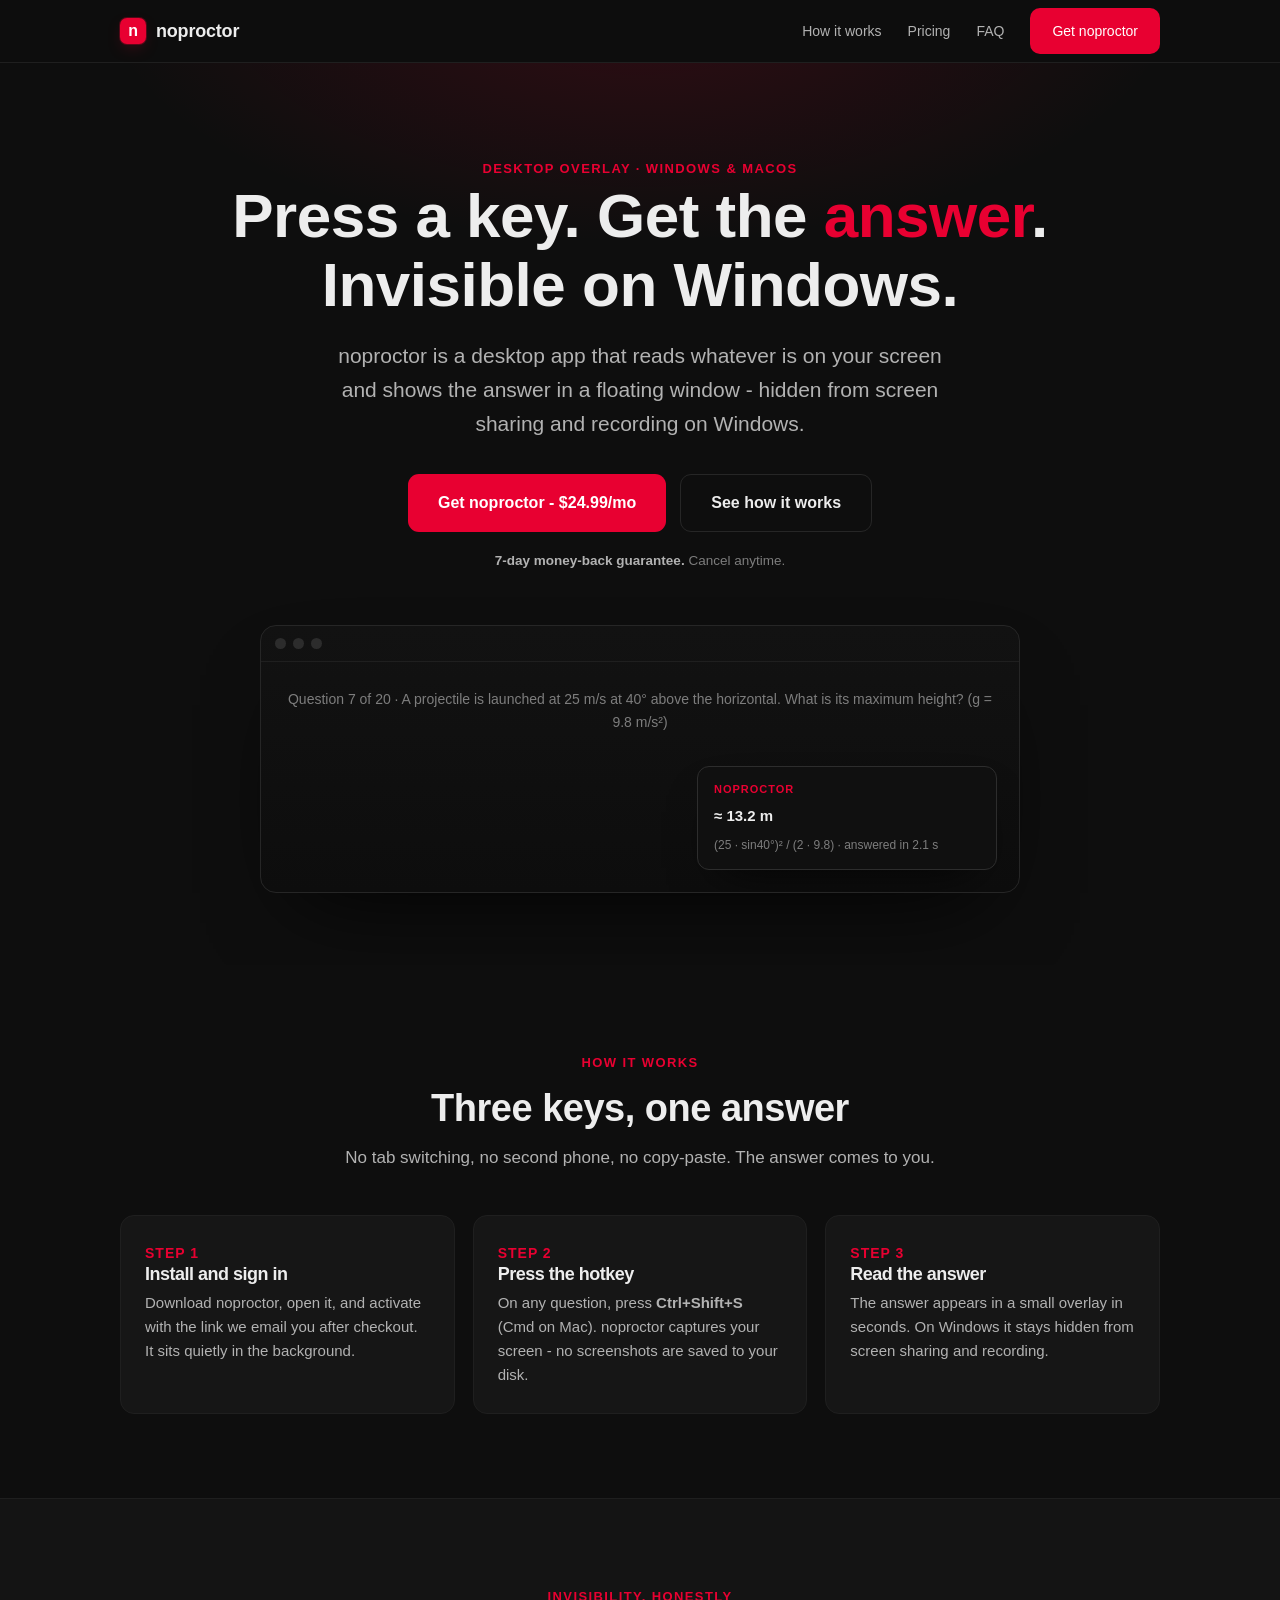
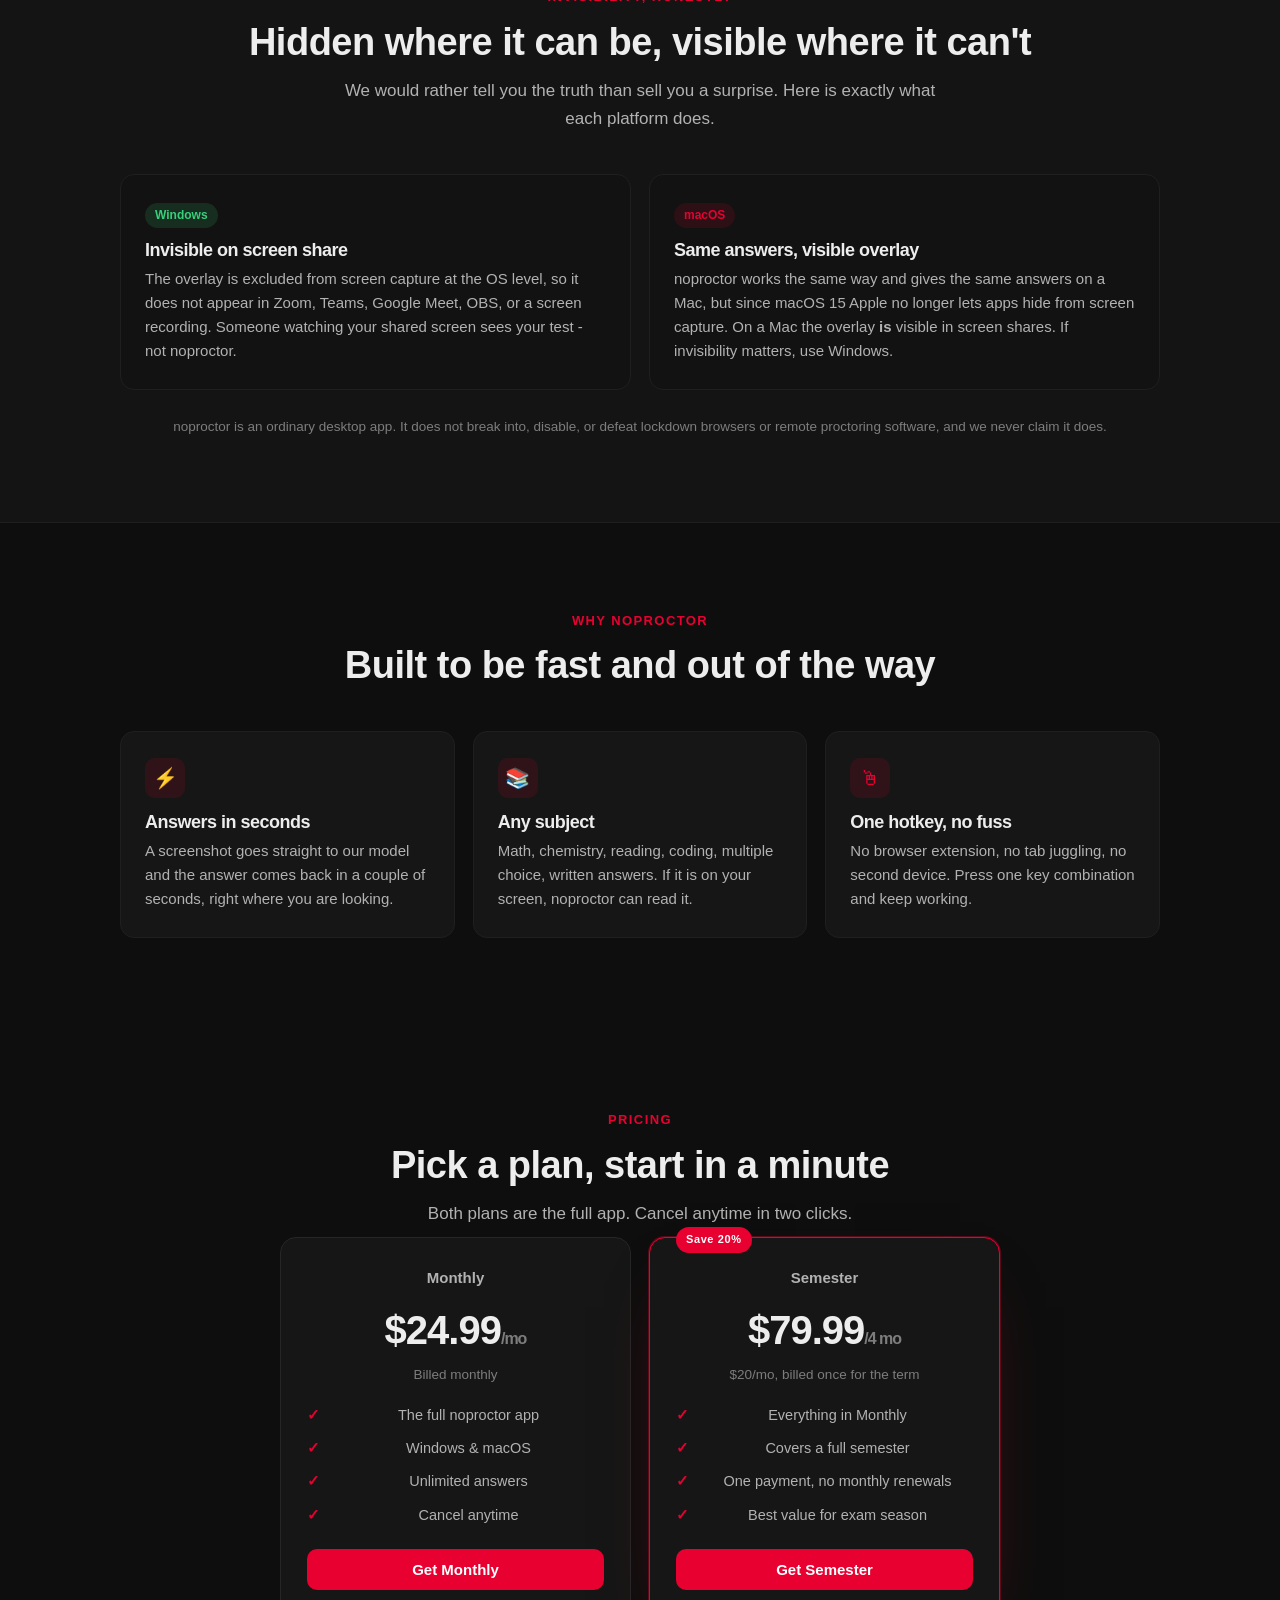
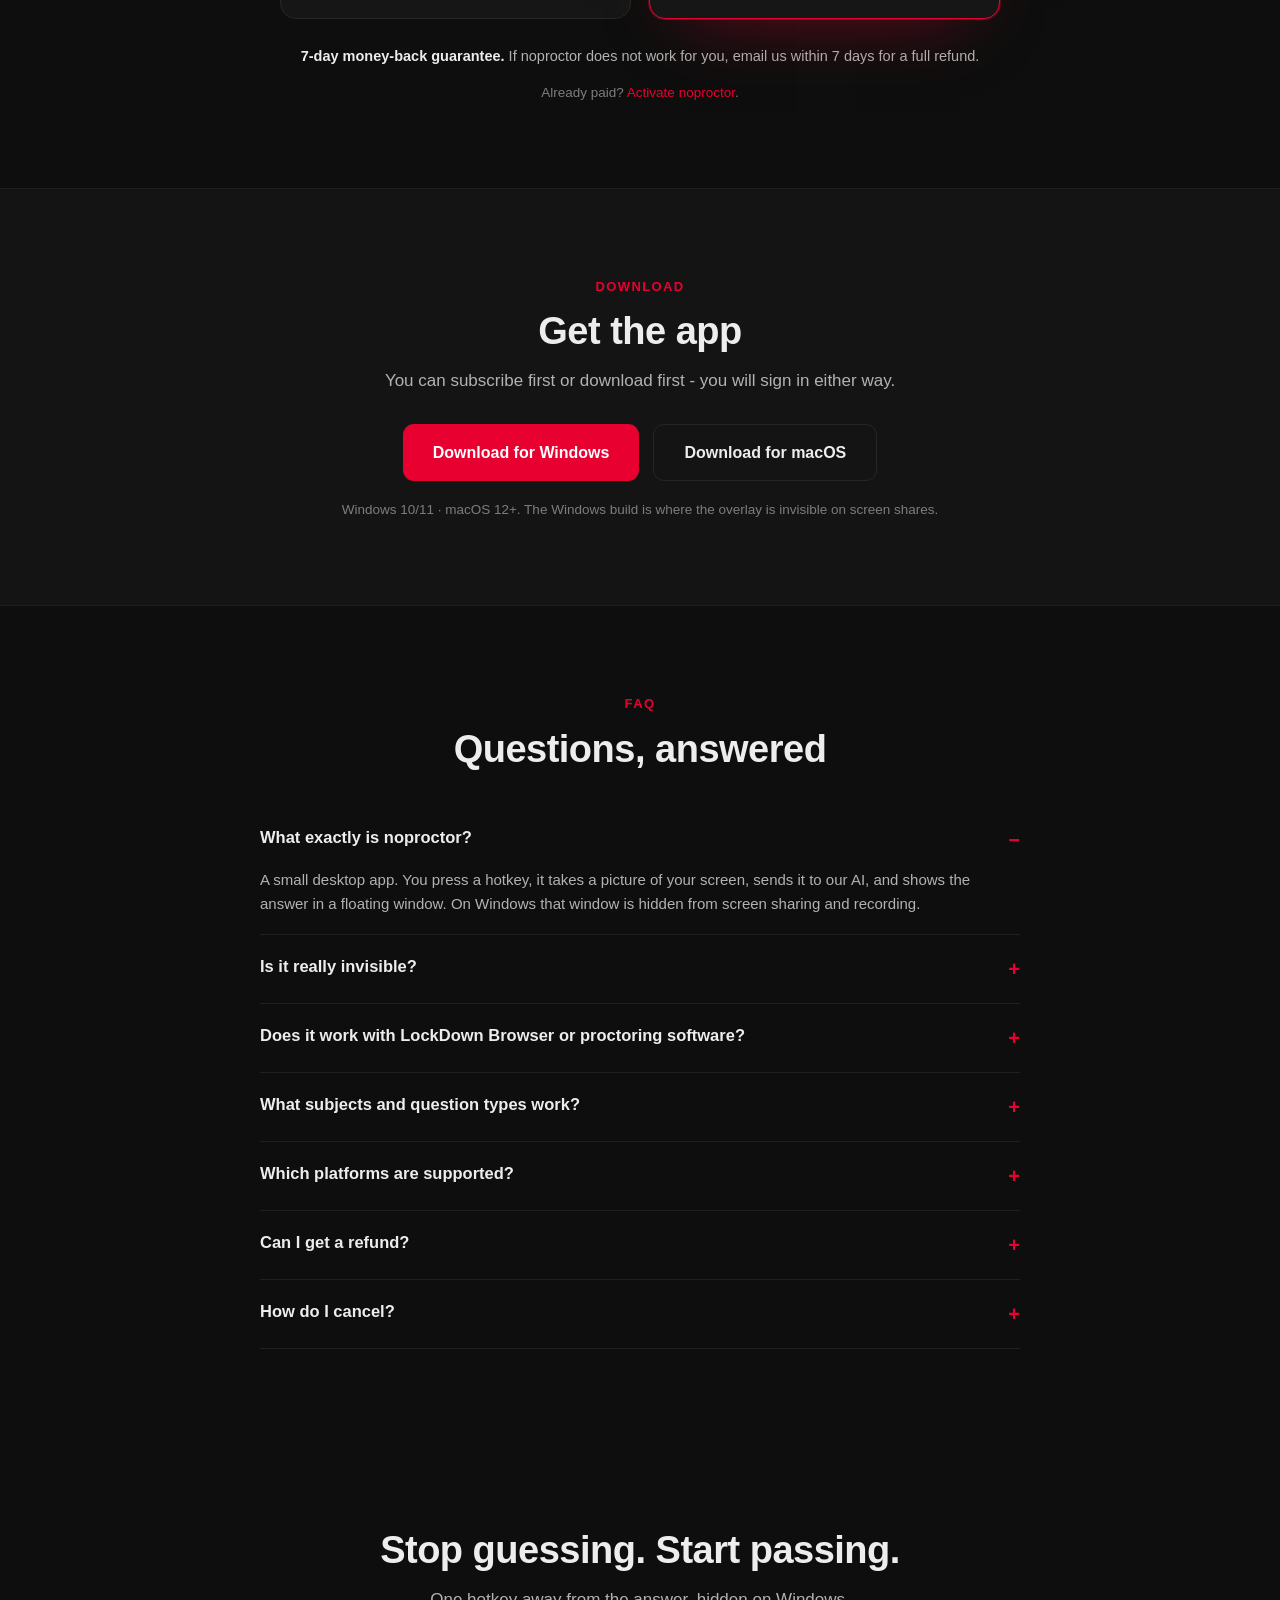
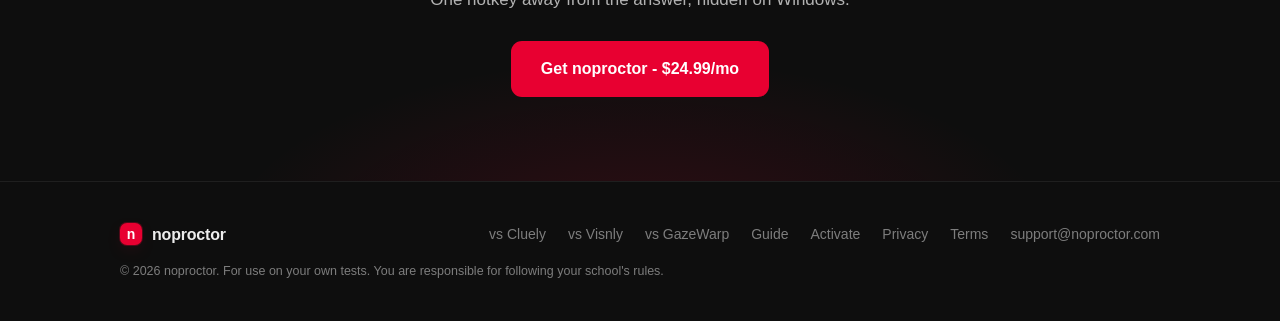
<file: index.html>
<!doctype html>
<html lang="en">
<head>
  <meta charset="utf-8">
  <meta name="viewport" content="width=device-width, initial-scale=1">
  <title>noproctor - the invisible answer overlay for online tests</title>
  <meta name="description" content="noproctor is a desktop overlay that reads your screen and shows the answer in a window hidden from screen sharing and recording on Windows. $24.99/mo. 7-day money-back guarantee.">
  <link rel="canonical" href="https://noproctor.com/">
  <meta property="og:title" content="noproctor - the invisible answer overlay">
  <meta property="og:description" content="Press a hotkey, get the answer, overlaid on your screen and hidden from screen shares on Windows.">
  <meta property="og:type" content="website">
  <meta property="og:url" content="https://noproctor.com/">
  <meta name="theme-color" content="#0e0e0e">
  <link rel="icon" href="/assets/favicon.svg" type="image/svg+xml">
  <!-- connect-src is the one backend (billing Function URL) + Stripe for checkout.
       Keep this and the BILLING_URL constant below in sync. -->
  <meta http-equiv="Content-Security-Policy"
        content="default-src 'none'; script-src 'self' 'unsafe-inline'; style-src 'self' 'unsafe-inline'; font-src 'self'; img-src 'self' data: https:; connect-src 'self' https://7xv2cav7t3iceljjbwjn4akknm0kymha.lambda-url.us-east-1.on.aws; form-action 'self'; base-uri 'none'">
  <link rel="stylesheet" href="/assets/noproctor.css">
  <script type="application/ld+json">
  {"@context":"https://schema.org","@type":"SoftwareApplication","name":"noproctor","applicationCategory":"UtilitiesApplication","operatingSystem":"Windows, macOS","description":"A desktop overlay that reads your screen on a hotkey and shows the answer in a window hidden from screen sharing and recording on Windows.","offers":[{"@type":"Offer","price":"24.99","priceCurrency":"USD","name":"Monthly"},{"@type":"Offer","price":"79.99","priceCurrency":"USD","name":"Semester (4 months)"}],"publisher":{"@type":"Organization","name":"noproctor","url":"https://noproctor.com/"}}
  </script>
  <script type="application/ld+json">
  {"@context":"https://schema.org","@type":"FAQPage","mainEntity":[{"@type":"Question","name":"Is it really invisible?","acceptedAnswer":{"@type":"Answer","text":"On Windows the overlay is excluded from screen capture by the operating system, so it does not appear in Zoom, Teams, Meet, OBS or a recording. On macOS it is visible in screen shares, because since macOS 15 Apple no longer lets apps hide from capture."}},{"@type":"Question","name":"Does it work with LockDown Browser or proctoring software?","acceptedAnswer":{"@type":"Answer","text":"No. noproctor is a normal desktop app and does not disable or get around lockdown browsers or remote proctoring, and we do not claim it does. The invisibility is about screen sharing and recording on Windows."}},{"@type":"Question","name":"Can I get a refund?","acceptedAnswer":{"@type":"Answer","text":"Yes. If noproctor does not work for you, email support@noproctor.com within 7 days of your purchase for a full refund."}}]}
  </script>
</head>
<body>
  <nav class="nav">
    <div class="wrap nav-inner">
      <a class="logo" href="/"><span class="mark">n</span> noproctor</a>
      <div class="nav-links">
        <a href="#how" class="hide-sm">How it works</a>
        <a href="#pricing" class="hide-sm">Pricing</a>
        <a href="#faq" class="hide-sm">FAQ</a>
        <a href="#pricing" class="btn">Get noproctor</a>
      </div>
    </div>
  </nav>

  <header class="hero">
    <div class="wrap hero-inner">
      <span class="eyebrow">Desktop overlay &middot; Windows &amp; macOS</span>
      <h1>Press a key. Get the <span class="hl">answer</span>.<br>Invisible on Windows.</h1>
      <p class="sub">noproctor is a desktop app that reads whatever is on your screen and shows the answer in a floating window - hidden from screen sharing and recording on Windows.</p>
      <div class="hero-cta">
        <a href="#pricing" class="btn lg">Get noproctor - $24.99/mo</a>
        <a href="#how" class="btn ghost lg">See how it works</a>
      </div>
      <p class="hero-note"><strong>7-day money-back guarantee.</strong> Cancel anytime.</p>

      <div class="mock" aria-hidden="true">
        <div class="mock-bar"><i></i><i></i><i></i></div>
        <div class="mock-body">
          <div class="mock-q">Question 7 of 20 &middot; A projectile is launched at 25 m/s at 40&deg; above the horizontal. What is its maximum height? (g = 9.8 m/s&sup2;)</div>
          <div class="mock-overlay">
            <div class="tag">noproctor</div>
            <div class="ans">&asymp; 13.2 m</div>
            <div class="meta">(25 &middot; sin40&deg;)&sup2; / (2 &middot; 9.8) &middot; answered in 2.1 s</div>
          </div>
        </div>
      </div>
    </div>
  </header>

  <section id="how">
    <div class="wrap center">
      <span class="eyebrow">How it works</span>
      <h2 class="section-title">Three keys, one answer</h2>
      <p class="section-lead">No tab switching, no second phone, no copy-paste. The answer comes to you.</p>
      <div class="grid cols-3" style="margin-top:44px;text-align:left">
        <div class="card">
          <div class="step-n">STEP 1</div>
          <h3>Install and sign in</h3>
          <p>Download noproctor, open it, and activate with the link we email you after checkout. It sits quietly in the background.</p>
        </div>
        <div class="card">
          <div class="step-n">STEP 2</div>
          <h3>Press the hotkey</h3>
          <p>On any question, press <strong>Ctrl+Shift+S</strong> (Cmd on Mac). noproctor captures your screen - no screenshots are saved to your disk.</p>
        </div>
        <div class="card">
          <div class="step-n">STEP 3</div>
          <h3>Read the answer</h3>
          <p>The answer appears in a small overlay in seconds. On Windows it stays hidden from screen sharing and recording.</p>
        </div>
      </div>
    </div>
  </section>

  <section class="band">
    <div class="wrap">
      <div class="center">
        <span class="eyebrow">Invisibility, honestly</span>
        <h2 class="section-title">Hidden where it can be, visible where it can't</h2>
        <p class="section-lead" style="margin:0 auto">We would rather tell you the truth than sell you a surprise. Here is exactly what each platform does.</p>
      </div>
      <div class="plat" style="margin-top:42px">
        <div class="card">
          <span class="pill win">Windows</span>
          <h3 style="margin:12px 0 7px">Invisible on screen share</h3>
          <p>The overlay is excluded from screen capture at the OS level, so it does not appear in Zoom, Teams, Google Meet, OBS, or a screen recording. Someone watching your shared screen sees your test - not noproctor.</p>
        </div>
        <div class="card">
          <span class="pill mac">macOS</span>
          <h3 style="margin:12px 0 7px">Same answers, visible overlay</h3>
          <p>noproctor works the same way and gives the same answers on a Mac, but since macOS 15 Apple no longer lets apps hide from screen capture. On a Mac the overlay <strong>is</strong> visible in screen shares. If invisibility matters, use Windows.</p>
        </div>
      </div>
      <p class="center" style="margin-top:26px;color:var(--ink-faint);font-size:13.5px">noproctor is an ordinary desktop app. It does not break into, disable, or defeat lockdown browsers or remote proctoring software, and we never claim it does.</p>
    </div>
  </section>

  <section>
    <div class="wrap center">
      <span class="eyebrow">Why noproctor</span>
      <h2 class="section-title">Built to be fast and out of the way</h2>
      <div class="grid cols-3" style="margin-top:44px;text-align:left">
        <div class="card">
          <div class="ic">&#9889;</div>
          <h3>Answers in seconds</h3>
          <p>A screenshot goes straight to our model and the answer comes back in a couple of seconds, right where you are looking.</p>
        </div>
        <div class="card">
          <div class="ic">&#128218;</div>
          <h3>Any subject</h3>
          <p>Math, chemistry, reading, coding, multiple choice, written answers. If it is on your screen, noproctor can read it.</p>
        </div>
        <div class="card">
          <div class="ic">&#128433;</div>
          <h3>One hotkey, no fuss</h3>
          <p>No browser extension, no tab juggling, no second device. Press one key combination and keep working.</p>
        </div>
      </div>
    </div>
  </section>

  <section id="pricing">
    <div class="wrap center">
      <span class="eyebrow">Pricing</span>
      <h2 class="section-title">Pick a plan, start in a minute</h2>
      <p class="section-lead" style="margin:0 auto">Both plans are the full app. Cancel anytime in two clicks.</p>

      <div class="plans">
        <div class="plan">
          <div class="pname">Monthly</div>
          <div class="price">$24.99<span>/mo</span></div>
          <div class="sub">Billed monthly</div>
          <ul>
            <li>The full noproctor app</li>
            <li>Windows &amp; macOS</li>
            <li>Unlimited answers</li>
            <li>Cancel anytime</li>
          </ul>
          <button class="btn block pricing-buy" data-plan="month">Get Monthly</button>
        </div>
        <div class="plan featured">
          <span class="ribbon">Save 20%</span>
          <div class="pname">Semester</div>
          <div class="price">$79.99<span>/4 mo</span></div>
          <div class="sub">$20/mo, billed once for the term</div>
          <ul>
            <li>Everything in Monthly</li>
            <li>Covers a full semester</li>
            <li>One payment, no monthly renewals</li>
            <li>Best value for exam season</li>
          </ul>
          <button class="btn block pricing-buy" data-plan="term">Get Semester</button>
        </div>
      </div>
      <div class="buy-error" id="buy-error"></div>
      <p class="guarantee"><strong>7-day money-back guarantee.</strong> If noproctor does not work for you, email us within 7 days for a full refund.</p>
      <p style="margin-top:14px;color:var(--ink-faint);font-size:13.5px">Already paid? <a href="/activate/">Activate noproctor</a>.</p>
    </div>
  </section>

  <section id="download" class="band">
    <div class="wrap center">
      <span class="eyebrow">Download</span>
      <h2 class="section-title">Get the app</h2>
      <p class="section-lead" style="margin:0 auto">You can subscribe first or download first - you will sign in either way.</p>
      <div class="hero-cta" style="margin-top:30px">
        <a href="https://github.com/serenearyal/noproctor/releases/latest" class="btn lg" rel="noopener">Download for Windows</a>
        <a href="https://github.com/serenearyal/noproctor/releases/latest" class="btn ghost lg" rel="noopener">Download for macOS</a>
      </div>
      <p class="hero-note">Windows 10/11 &middot; macOS 12+. The Windows build is where the overlay is invisible on screen shares.</p>
    </div>
  </section>

  <section id="faq">
    <div class="wrap">
      <div class="center">
        <span class="eyebrow">FAQ</span>
        <h2 class="section-title">Questions, answered</h2>
      </div>
      <div class="faq" style="margin-top:36px">
        <details open>
          <summary>What exactly is noproctor?</summary>
          <p>A small desktop app. You press a hotkey, it takes a picture of your screen, sends it to our AI, and shows the answer in a floating window. On Windows that window is hidden from screen sharing and recording.</p>
        </details>
        <details>
          <summary>Is it really invisible?</summary>
          <p>On Windows, yes - the overlay is excluded from screen capture by the operating system, so it does not show up in Zoom, Teams, Meet, OBS, or a screen recording. On macOS it is not invisible: since macOS 15 Apple no longer lets apps hide from capture, so the overlay is visible in screen shares on a Mac.</p>
        </details>
        <details>
          <summary>Does it work with LockDown Browser or proctoring software?</summary>
          <p>noproctor is a normal desktop app. It does not disable or get around lockdown browsers or remote proctoring (camera and screen monitoring), and we do not claim it does. The invisibility is specifically about screen sharing and screen recording on Windows.</p>
        </details>
        <details>
          <summary>What subjects and question types work?</summary>
          <p>Anything that fits on your screen: math, science, reading comprehension, coding, multiple choice, and written responses. If you can see the question, noproctor can read it.</p>
        </details>
        <details>
          <summary>Which platforms are supported?</summary>
          <p>Windows 10 and 11, and macOS 12 and later. The invisibility feature is Windows-only for the reason above.</p>
        </details>
        <details>
          <summary>Can I get a refund?</summary>
          <p>Yes. If noproctor does not work for you, email <a href="mailto:support@noproctor.com">support@noproctor.com</a> within 7 days of your purchase and we will refund you in full.</p>
        </details>
        <details>
          <summary>How do I cancel?</summary>
          <p>Cancel anytime from the billing portal linked in your account, or email support. Your plan stays active until the end of the period you already paid for.</p>
        </details>
      </div>
    </div>
  </section>

  <section class="cta-strip center">
    <div class="wrap">
      <h2 class="section-title">Stop guessing. Start passing.</h2>
      <p class="section-lead" style="margin:0 auto 28px">One hotkey away from the answer, hidden on Windows.</p>
      <a href="#pricing" class="btn lg">Get noproctor - $24.99/mo</a>
    </div>
  </section>

  <footer>
    <div class="wrap foot-inner">
      <div><a class="logo" href="/" style="font-size:16px"><span class="mark" style="width:22px;height:22px;font-size:14px">n</span> noproctor</a></div>
      <div class="foot-links">
        <a href="/vs/cluely/">vs Cluely</a>
        <a href="/vs/visnly/">vs Visnly</a>
        <a href="/vs/gazewarp/">vs GazeWarp</a>
        <a href="/guides/hide-from-screen-share/">Guide</a>
        <a href="/activate/">Activate</a>
        <a href="/privacy/">Privacy</a>
        <a href="/terms/">Terms</a>
        <a href="mailto:support@noproctor.com">support@noproctor.com</a>
      </div>
    </div>
    <div class="wrap" style="margin-top:14px;color:var(--ink-faint);font-size:12.5px">&copy; 2026 noproctor. For use on your own tests. You are responsible for following your school's rules.</div>
  </footer>

  <script>
    // --- backend (billing Function URL). Keep in sync with the CSP above. ---
    var BILLING_URL = "https://7xv2cav7t3iceljjbwjn4akknm0kymha.lambda-url.us-east-1.on.aws";

    // --- minimal visit id + source capture, so a sale can be attributed. ---
    (function () {
      function readCookie(name) {
        var m = document.cookie.match(new RegExp("(?:^|; )" + name + "=([^;]*)"));
        return m ? decodeURIComponent(m[1]) : "";
      }
      function setCookie(name, value, days) {
        var d = new Date(); d.setTime(d.getTime() + days * 864e5);
        document.cookie = name + "=" + encodeURIComponent(value) + ";path=/;max-age=" + (days * 86400) + ";SameSite=Lax";
      }
      var vid = readCookie("np_vid");
      if (!/^[0-9a-f]{16}$/.test(vid)) {
        var a = new Uint8Array(8);
        (window.crypto || {}).getRandomValues ? crypto.getRandomValues(a) : a.forEach(function (_, i) { a[i] = Math.floor(Math.random() * 256); });
        vid = Array.prototype.map.call(a, function (b) { return ("0" + b.toString(16)).slice(-2); }).join("");
        setCookie("np_vid", vid, 90);
      }
      window.npVisit = vid;
      if (!readCookie("np_src")) {
        var p = new URLSearchParams(location.search);
        var src = p.get("utm_source") || p.get("src") || (document.referrer ? "ref:" + (document.referrer.split("/")[2] || "") : "direct");
        setCookie("np_src", String(src).slice(0, 80), 90);
      }
      window.npSource = readCookie("np_src") || "direct";
    })();

    // --- checkout: one /checkout call per plan, product desk. ---
    (function () {
      var buttons = document.querySelectorAll(".pricing-buy");
      var error = document.getElementById("buy-error");
      if (!buttons.length) return;

      function showError(message) { error.textContent = message; error.style.display = "block"; }

      async function requestCheckout(plan) {
        var payload = { product: "desk", plan: plan, source: window.npSource, vid: window.npVisit };
        var response = await fetch(BILLING_URL.replace(/\/$/, "") + "/checkout", {
          method: "POST",
          headers: { "content-type": "application/json" },
          body: JSON.stringify(payload)
        });
        var data = await response.json();
        if (!response.ok || !data.url) { throw new Error(data.error || "Checkout unavailable"); }
        return data.url;
      }

      buttons.forEach(function (button) {
        button.addEventListener("click", async function () {
          if (button.disabled) return;
          error.style.display = "none";
          button.disabled = true;
          var original = button.textContent;
          button.textContent = "Opening checkout…";
          try {
            var plan = /^(month|term)$/.test(button.dataset.plan || "") ? button.dataset.plan : "month";
            window.location.href = await requestCheckout(plan);
          } catch (err) {
            button.disabled = false;
            button.textContent = original;
            showError("Couldn't start checkout. Please try again, or email support@noproctor.com.");
          }
        });
      });
    })();
  </script>
</body>
</html>
</file>
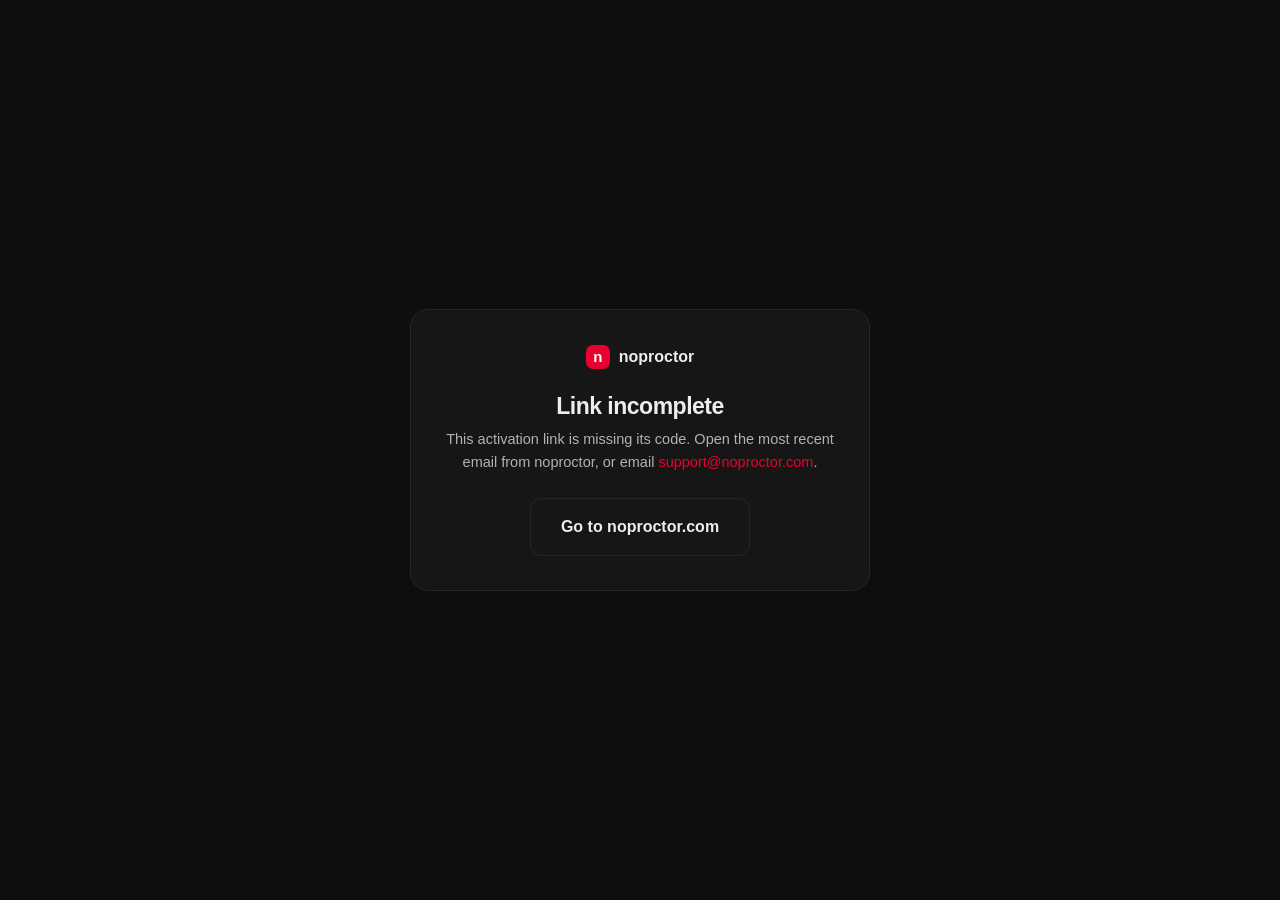
<file: activate/index.html>
<!doctype html>
<html lang="en">
<head>
  <meta charset="utf-8">
  <meta name="viewport" content="width=device-width, initial-scale=1">
  <title>Activate noproctor</title>
  <meta name="robots" content="noindex">
  <meta name="theme-color" content="#0e0e0e">
  <link rel="icon" href="/assets/favicon.svg" type="image/svg+xml">
  <!-- connect-src is the billing Function URL only (for /claim after checkout).
       Keep this and the BILLING_URL constant below in sync. -->
  <meta http-equiv="Content-Security-Policy"
        content="default-src 'none'; script-src 'self' 'unsafe-inline'; style-src 'self' 'unsafe-inline'; font-src 'self'; img-src 'self' data: https:; connect-src 'self' https://7xv2cav7t3iceljjbwjn4akknm0kymha.lambda-url.us-east-1.on.aws; form-action 'self'; base-uri 'none'">
  <link rel="stylesheet" href="/assets/noproctor.css">
  <style>
    body { min-height: 100vh; display: flex; align-items: center; justify-content: center; padding: 28px 16px; }
    .act { width: 100%; max-width: 460px; background: var(--bg-card); border: 1px solid var(--line); border-radius: 18px; padding: 34px 30px; text-align: center; }
    .act .brand { display: inline-flex; align-items: center; gap: 9px; font-weight: 700; margin-bottom: 18px; }
    .act .brand .mark { width: 24px; height: 24px; border-radius: 7px; background: var(--accent); color: #fff; font-weight: 800; display: grid; place-items: center; font-size: 15px; }
    .act h1 { font-size: 23px; margin: 6px 0; }
    .act p { color: var(--ink-dim); font-size: 14.5px; margin: 8px 0; }
    .act .ok-mark { width: 52px; height: 52px; border-radius: 50%; background: rgba(55,208,122,0.14); color: var(--ok); display: grid; place-items: center; font-size: 26px; margin: 0 auto 6px; }
    .act .email { color: var(--ink); font-weight: 600; }
    .divider { margin: 22px 0 14px; border-top: 1px solid var(--line-soft); }
    .label { font-size: 12px; color: var(--ink-faint); text-align: left; margin-bottom: 6px; }
    .code-row { display: flex; gap: 8px; }
    #code { flex: 1; padding: 11px 12px; font-family: var(--mono); font-size: 13px; color: var(--ink); background: #000; border: 1px solid #333; border-radius: 9px; overflow: hidden; text-overflow: ellipsis; }
    #copy { padding: 11px 15px; font-size: 13px; font-weight: 600; color: var(--ink); background: #1e1e1e; border: 1px solid #333; border-radius: 9px; cursor: pointer; white-space: nowrap; }
    #copy:hover { border-color: var(--accent); }
    .spin { width: 34px; height: 34px; border-radius: 50%; border: 3px solid #2a2a2a; border-top-color: var(--accent); margin: 10px auto; animation: sp 0.8s linear infinite; }
    @keyframes sp { to { transform: rotate(360deg); } }
    .fine { font-size: 12.5px; color: var(--ink-faint); margin-top: 20px; }
    .fine a { color: var(--accent); }
    .muted { color: var(--ink-faint); font-size: 12px; }
  </style>
</head>
<body>
  <div class="act">
    <div class="brand"><span class="mark">n</span> noproctor</div>

    <!-- working: waiting on /claim after checkout -->
    <div id="view-working" hidden>
      <div class="spin"></div>
      <h1>Confirming your payment&hellip;</h1>
      <p id="working-note">This takes a few seconds.</p>
    </div>

    <!-- ready: we have a token, hand it to the app -->
    <div id="view-ready" hidden>
      <div id="paid-badge" hidden>
        <div class="ok-mark">&#10003;</div>
        <p style="margin-bottom:2px">Payment confirmed<span id="paid-email-wrap">, <span class="email" id="paid-email"></span></span>.</p>
      </div>
      <h1 id="ready-title">Open noproctor to finish</h1>
      <p>Click below on the computer where noproctor is installed.</p>
      <a id="open" class="btn lg" href="#" style="margin:16px 0 4px">Open noproctor</a>
      <p class="muted">Nothing happened? Paste this code into the app's Sign in box (Ctrl/Cmd+Shift+A).</p>
      <div class="divider"></div>
      <div class="label">Activation code</div>
      <div class="code-row">
        <input id="code" type="text" readonly value="">
        <button id="copy" type="button">Copy</button>
      </div>
      <p class="fine">Don't have the app yet? <a href="/#download">Download noproctor</a>.</p>
    </div>

    <!-- cancelled checkout -->
    <div id="view-cancelled" hidden>
      <h1>Checkout cancelled</h1>
      <p>No payment was taken. You can pick a plan whenever you are ready.</p>
      <a class="btn lg" href="/#pricing" style="margin-top:16px">Back to pricing</a>
    </div>

    <!-- missing/invalid link, or an error -->
    <div id="view-error" hidden>
      <h1 id="error-title">Link incomplete</h1>
      <p id="error-msg">This activation link is missing its code. Open the most recent email from noproctor, or email <a href="mailto:support@noproctor.com">support@noproctor.com</a>.</p>
      <a class="btn ghost lg" href="/" style="margin-top:16px">Go to noproctor.com</a>
    </div>
  </div>

  <script>
    (function () {
      var BILLING_URL = "https://7xv2cav7t3iceljjbwjn4akknm0kymha.lambda-url.us-east-1.on.aws";
      var TOKEN_RE = /^[A-Za-z0-9_-]{16,512}$/;
      var SESSION_RE = /^cs_[A-Za-z0-9_]+$/;

      var params = new URLSearchParams(location.search);
      var token = (params.get("token") || params.get("t") || "").trim();
      var sessionId = (params.get("session_id") || "").trim();
      var cancelled = params.get("cancelled") === "1";

      function show(id) {
        ["view-working", "view-ready", "view-cancelled", "view-error"].forEach(function (v) {
          document.getElementById(v).hidden = (v !== id);
        });
      }
      function fail(title, msg) {
        if (title) document.getElementById("error-title").textContent = title;
        if (msg) document.getElementById("error-msg").textContent = msg;
        show("view-error");
      }

      // Hand a magic token to the installed app. Fires the deep link and shows a
      // copyable fallback. This page never spends the token itself.
      function handToApp(tok, opts) {
        opts = opts || {};
        var deeplink = "noproctor://activate?token=" + encodeURIComponent(tok);
        document.getElementById("open").setAttribute("href", deeplink);
        document.getElementById("code").value = tok;
        if (opts.paid) {
          document.getElementById("paid-badge").hidden = false;
          if (opts.email) {
            document.getElementById("paid-email").textContent = opts.email;
          } else {
            document.getElementById("paid-email-wrap").hidden = true;
          }
        }
        show("view-ready");
        // Try the deep link once. Browsers may block a scheme launch without a
        // gesture, so the visible button is the reliable path.
        try { location.assign(deeplink); } catch (e) { /* button covers it */ }

        var copy = document.getElementById("copy");
        var code = document.getElementById("code");
        copy.addEventListener("click", function () {
          code.select();
          var done = function () { copy.textContent = "Copied"; setTimeout(function () { copy.textContent = "Copy"; }, 1500); };
          if (navigator.clipboard && navigator.clipboard.writeText) {
            navigator.clipboard.writeText(code.value).then(done, function () { try { document.execCommand("copy"); } catch (e) {} done(); });
          } else { try { document.execCommand("copy"); } catch (e) {} done(); }
        });
      }

      // After checkout: trade the paid session_id for a fresh magic token.
      // Retries a few times on 402 while the payment is still settling.
      function claim(attempt) {
        attempt = attempt || 0;
        show("view-working");
        fetch(BILLING_URL.replace(/\/$/, "") + "/claim", {
          method: "POST",
          headers: { "content-type": "application/json" },
          body: JSON.stringify({ session_id: sessionId, product: "desk" })
        }).then(function (r) {
          return r.json().then(function (data) { return { status: r.status, data: data }; });
        }).then(function (res) {
          if (res.status === 200 && res.data && res.data.token) {
            handToApp(res.data.token, { paid: true, email: res.data.email });
            return;
          }
          if ((res.status === 402 || res.status === 429) && attempt < 6) {
            document.getElementById("working-note").textContent = "Almost there…";
            setTimeout(function () { claim(attempt + 1); }, 1800);
            return;
          }
          if (res.status === 409) {
            fail("Already activated", (res.data && res.data.error) || "This checkout was already used. Open the app and sign in, or use the link we emailed you.");
            return;
          }
          fail("We couldn't confirm that", (res.data && res.data.error) ||
            "Open the activation link we emailed you, or email support@noproctor.com.");
        }).catch(function () {
          if (attempt < 6) { setTimeout(function () { claim(attempt + 1); }, 1800); return; }
          fail("Network problem", "Check your connection and reload this page, or email support@noproctor.com.");
        });
      }

      if (cancelled) { show("view-cancelled"); return; }
      if (TOKEN_RE.test(token)) { handToApp(token, {}); return; }
      if (SESSION_RE.test(sessionId)) { claim(0); return; }
      fail(null, null);
    })();
  </script>
</body>
</html>
</file>
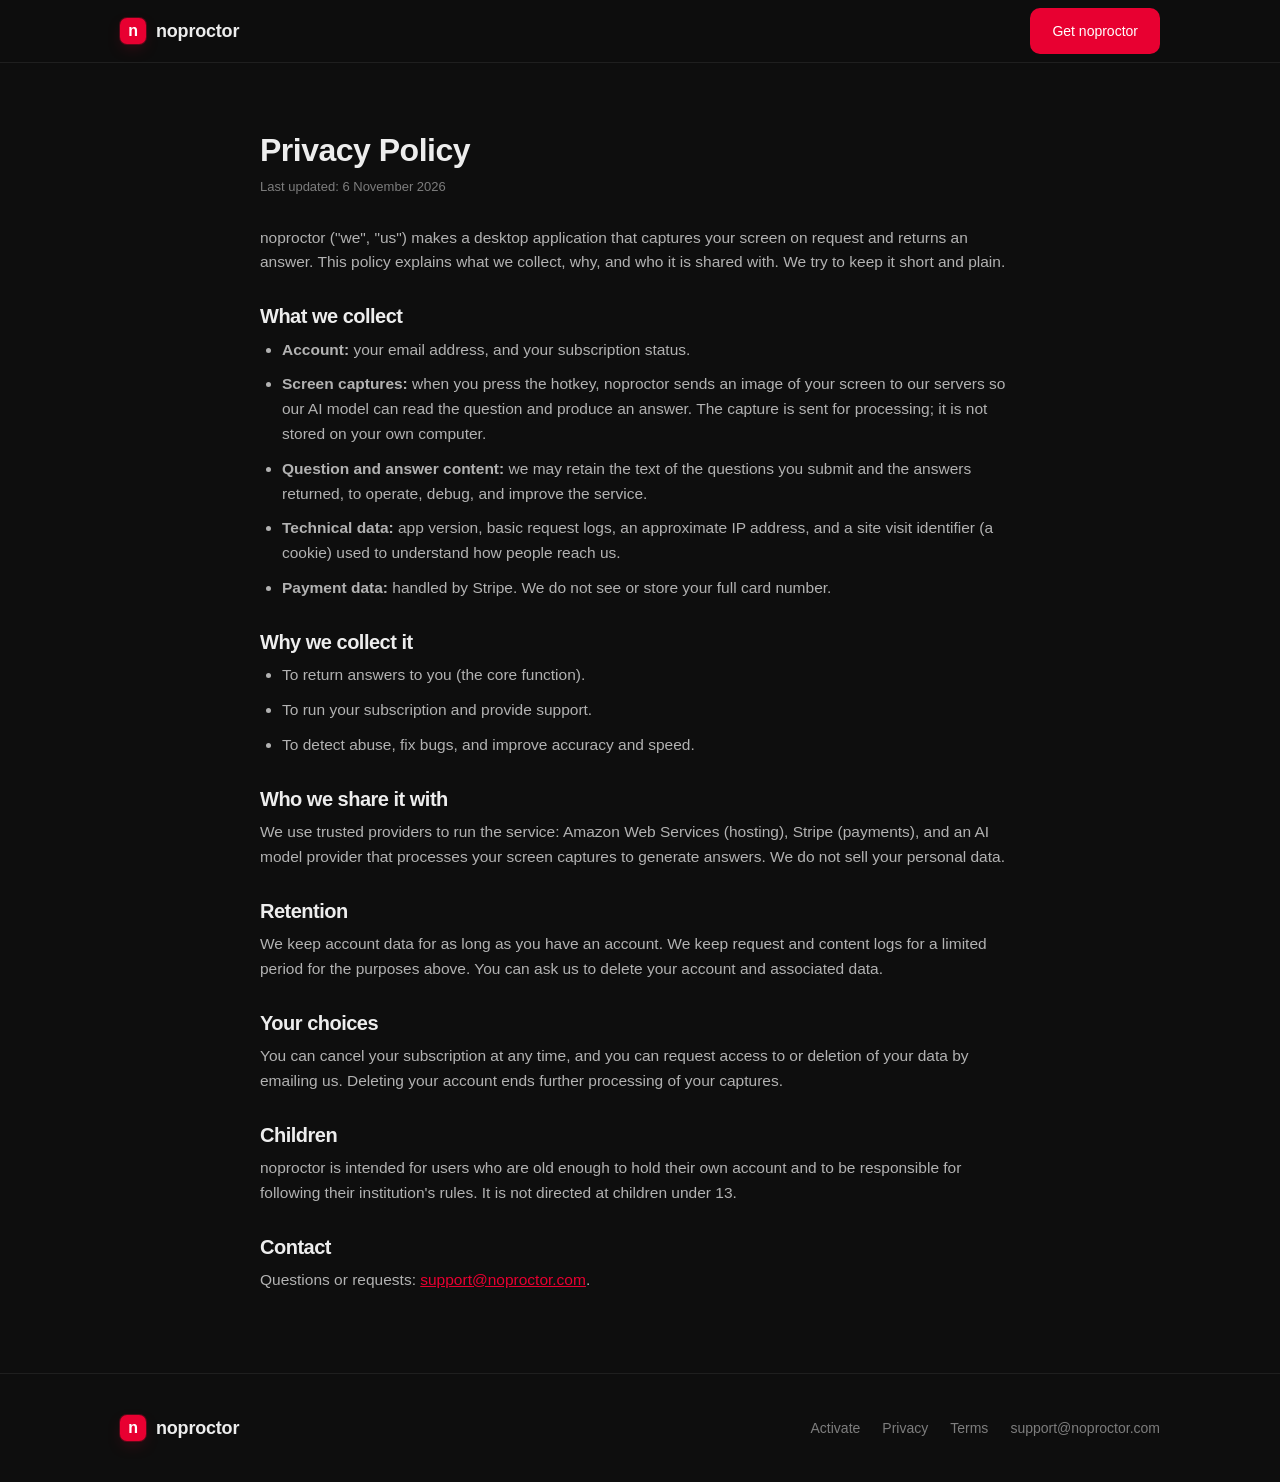
<file: privacy/index.html>
<!doctype html>
<html lang="en">
<head>
  <meta charset="utf-8">
  <meta name="viewport" content="width=device-width, initial-scale=1">
  <title>Privacy Policy - noproctor</title>
  <meta name="description" content="How noproctor handles your data.">
  <link rel="canonical" href="https://noproctor.com/privacy/">
  <meta name="theme-color" content="#0e0e0e">
  <link rel="icon" href="/assets/favicon.svg" type="image/svg+xml">
  <meta http-equiv="Content-Security-Policy" content="default-src 'none'; style-src 'self'; font-src 'self'; img-src 'self' data:; base-uri 'none'">
  <link rel="stylesheet" href="/assets/noproctor.css">
</head>
<body>
  <nav class="nav"><div class="wrap nav-inner">
    <a class="logo" href="/"><span class="mark">n</span> noproctor</a>
    <div class="nav-links"><a href="/#pricing" class="btn">Get noproctor</a></div>
  </div></nav>

  <main class="wrap doc">
    <h1>Privacy Policy</h1>
    <div class="updated">Last updated: 6 November 2026</div>

    <p>noproctor ("we", "us") makes a desktop application that captures your screen on request and returns an answer. This policy explains what we collect, why, and who it is shared with. We try to keep it short and plain.</p>

    <h2>What we collect</h2>
    <ul>
      <li><strong>Account:</strong> your email address, and your subscription status.</li>
      <li><strong>Screen captures:</strong> when you press the hotkey, noproctor sends an image of your screen to our servers so our AI model can read the question and produce an answer. The capture is sent for processing; it is not stored on your own computer.</li>
      <li><strong>Question and answer content:</strong> we may retain the text of the questions you submit and the answers returned, to operate, debug, and improve the service.</li>
      <li><strong>Technical data:</strong> app version, basic request logs, an approximate IP address, and a site visit identifier (a cookie) used to understand how people reach us.</li>
      <li><strong>Payment data:</strong> handled by Stripe. We do not see or store your full card number.</li>
    </ul>

    <h2>Why we collect it</h2>
    <ul>
      <li>To return answers to you (the core function).</li>
      <li>To run your subscription and provide support.</li>
      <li>To detect abuse, fix bugs, and improve accuracy and speed.</li>
    </ul>

    <h2>Who we share it with</h2>
    <p>We use trusted providers to run the service: Amazon Web Services (hosting), Stripe (payments), and an AI model provider that processes your screen captures to generate answers. We do not sell your personal data.</p>

    <h2>Retention</h2>
    <p>We keep account data for as long as you have an account. We keep request and content logs for a limited period for the purposes above. You can ask us to delete your account and associated data.</p>

    <h2>Your choices</h2>
    <p>You can cancel your subscription at any time, and you can request access to or deletion of your data by emailing us. Deleting your account ends further processing of your captures.</p>

    <h2>Children</h2>
    <p>noproctor is intended for users who are old enough to hold their own account and to be responsible for following their institution's rules. It is not directed at children under 13.</p>

    <h2>Contact</h2>
    <p>Questions or requests: <a href="mailto:support@noproctor.com">support@noproctor.com</a>.</p>
  </main>

  <footer><div class="wrap foot-inner">
    <div><a class="logo" href="/" style="font-size:16px"><span class="mark" style="width:22px;height:22px;font-size:14px">n</span> noproctor</a></div>
    <div class="foot-links"><a href="/activate/">Activate</a><a href="/privacy/">Privacy</a><a href="/terms/">Terms</a><a href="mailto:support@noproctor.com">support@noproctor.com</a></div>
  </div></footer>
</body>
</html>
</file>
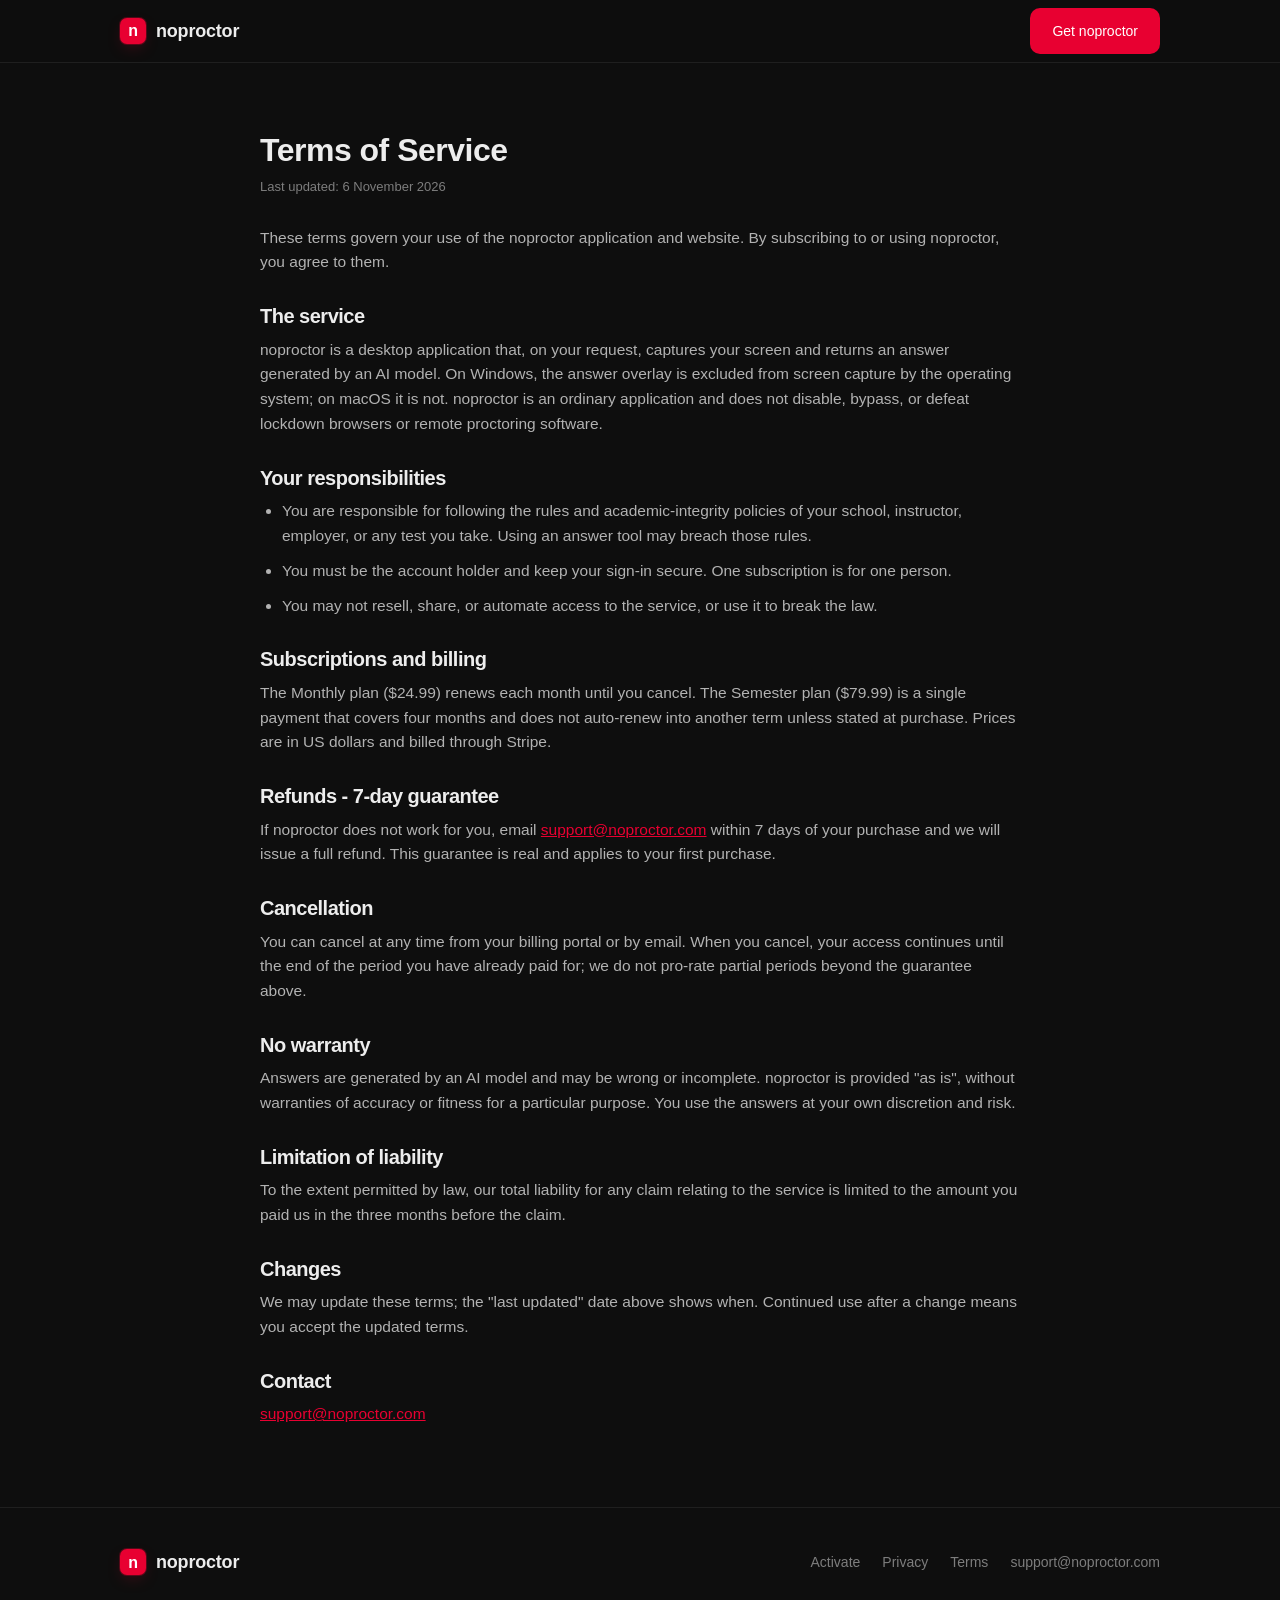
<file: terms/index.html>
<!doctype html>
<html lang="en">
<head>
  <meta charset="utf-8">
  <meta name="viewport" content="width=device-width, initial-scale=1">
  <title>Terms of Service - noproctor</title>
  <meta name="description" content="The terms for using noproctor.">
  <link rel="canonical" href="https://noproctor.com/terms/">
  <meta name="theme-color" content="#0e0e0e">
  <link rel="icon" href="/assets/favicon.svg" type="image/svg+xml">
  <meta http-equiv="Content-Security-Policy" content="default-src 'none'; style-src 'self'; font-src 'self'; img-src 'self' data:; base-uri 'none'">
  <link rel="stylesheet" href="/assets/noproctor.css">
</head>
<body>
  <nav class="nav"><div class="wrap nav-inner">
    <a class="logo" href="/"><span class="mark">n</span> noproctor</a>
    <div class="nav-links"><a href="/#pricing" class="btn">Get noproctor</a></div>
  </div></nav>

  <main class="wrap doc">
    <h1>Terms of Service</h1>
    <div class="updated">Last updated: 6 November 2026</div>

    <p>These terms govern your use of the noproctor application and website. By subscribing to or using noproctor, you agree to them.</p>

    <h2>The service</h2>
    <p>noproctor is a desktop application that, on your request, captures your screen and returns an answer generated by an AI model. On Windows, the answer overlay is excluded from screen capture by the operating system; on macOS it is not. noproctor is an ordinary application and does not disable, bypass, or defeat lockdown browsers or remote proctoring software.</p>

    <h2>Your responsibilities</h2>
    <ul>
      <li>You are responsible for following the rules and academic-integrity policies of your school, instructor, employer, or any test you take. Using an answer tool may breach those rules.</li>
      <li>You must be the account holder and keep your sign-in secure. One subscription is for one person.</li>
      <li>You may not resell, share, or automate access to the service, or use it to break the law.</li>
    </ul>

    <h2>Subscriptions and billing</h2>
    <p>The Monthly plan ($24.99) renews each month until you cancel. The Semester plan ($79.99) is a single payment that covers four months and does not auto-renew into another term unless stated at purchase. Prices are in US dollars and billed through Stripe.</p>

    <h2>Refunds - 7-day guarantee</h2>
    <p>If noproctor does not work for you, email <a href="mailto:support@noproctor.com">support@noproctor.com</a> within 7 days of your purchase and we will issue a full refund. This guarantee is real and applies to your first purchase.</p>

    <h2>Cancellation</h2>
    <p>You can cancel at any time from your billing portal or by email. When you cancel, your access continues until the end of the period you have already paid for; we do not pro-rate partial periods beyond the guarantee above.</p>

    <h2>No warranty</h2>
    <p>Answers are generated by an AI model and may be wrong or incomplete. noproctor is provided "as is", without warranties of accuracy or fitness for a particular purpose. You use the answers at your own discretion and risk.</p>

    <h2>Limitation of liability</h2>
    <p>To the extent permitted by law, our total liability for any claim relating to the service is limited to the amount you paid us in the three months before the claim.</p>

    <h2>Changes</h2>
    <p>We may update these terms; the "last updated" date above shows when. Continued use after a change means you accept the updated terms.</p>

    <h2>Contact</h2>
    <p><a href="mailto:support@noproctor.com">support@noproctor.com</a></p>
  </main>

  <footer><div class="wrap foot-inner">
    <div><a class="logo" href="/" style="font-size:16px"><span class="mark" style="width:22px;height:22px;font-size:14px">n</span> noproctor</a></div>
    <div class="foot-links"><a href="/activate/">Activate</a><a href="/privacy/">Privacy</a><a href="/terms/">Terms</a><a href="mailto:support@noproctor.com">support@noproctor.com</a></div>
  </div></footer>
</body>
</html>
</file>
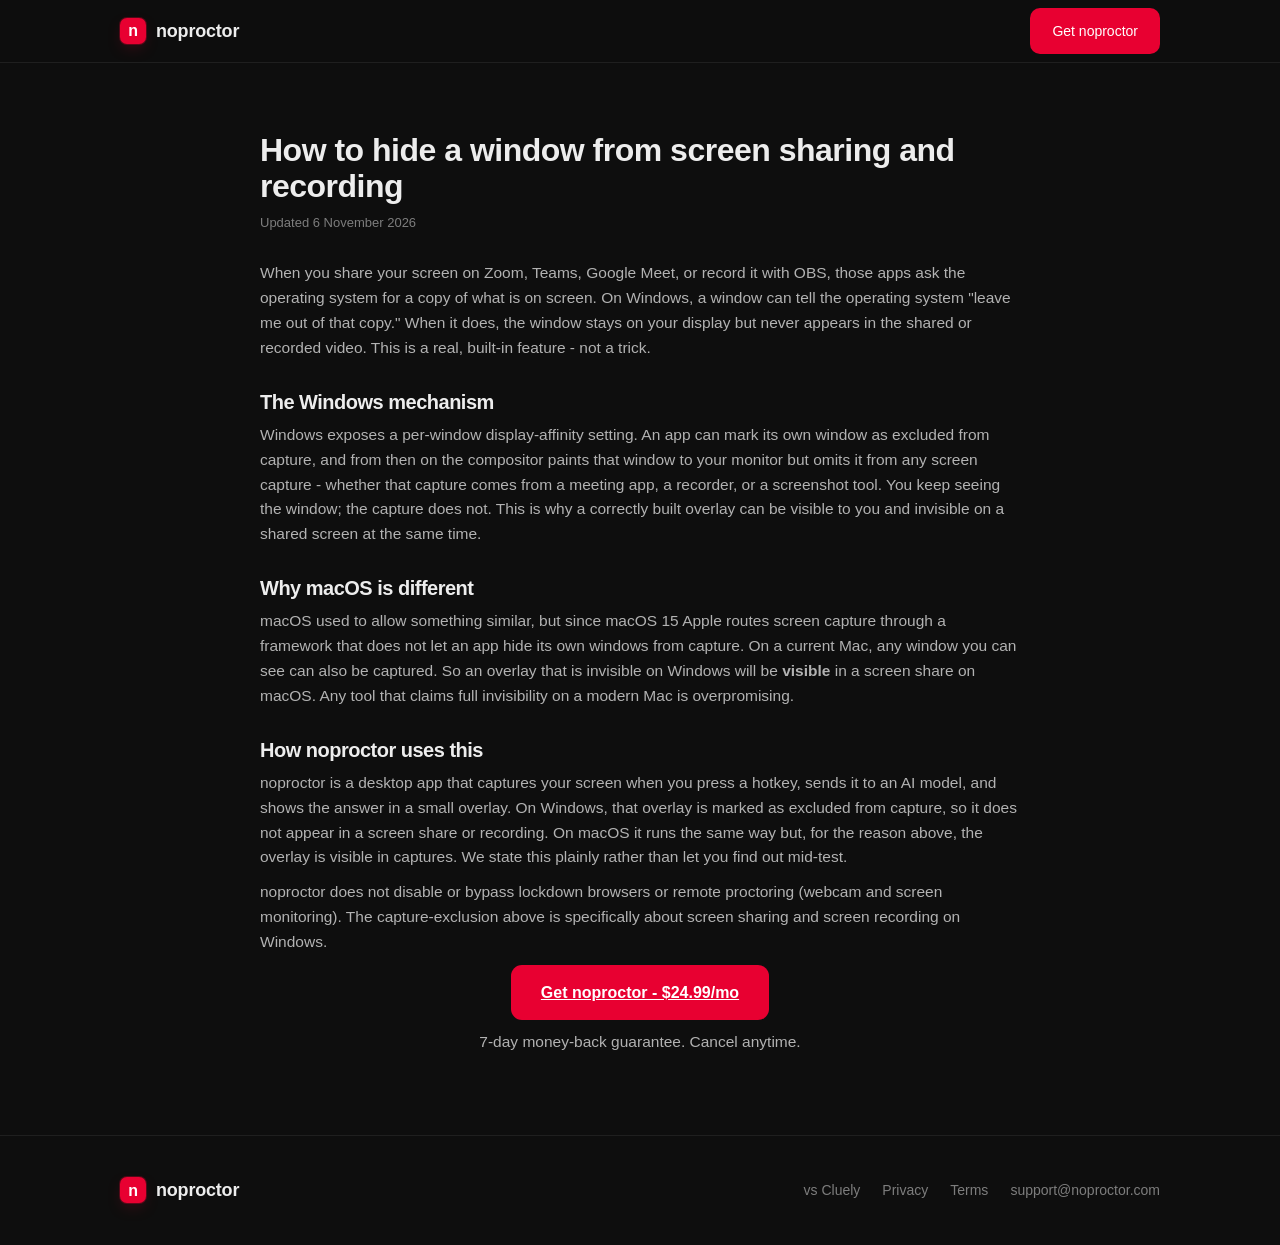
<file: guides/hide-from-screen-share/index.html>
<!doctype html>
<html lang="en">
<head>
  <meta charset="utf-8">
  <meta name="viewport" content="width=device-width, initial-scale=1">
  <title>How to hide a window from screen sharing and recording (2026)</title>
  <meta name="description" content="Why some windows stay hidden from Zoom, Teams and OBS on Windows, why macOS can no longer do it, and how an answer overlay like noproctor uses it.">
  <link rel="canonical" href="https://noproctor.com/guides/hide-from-screen-share/">
  <meta property="og:title" content="How to hide a window from screen sharing">
  <meta property="og:description" content="The real mechanism behind capture-excluded windows on Windows - and the macOS limit.">
  <meta property="og:url" content="https://noproctor.com/guides/hide-from-screen-share/">
  <meta name="theme-color" content="#0e0e0e">
  <link rel="icon" href="/assets/favicon.svg" type="image/svg+xml">
  <meta http-equiv="Content-Security-Policy" content="default-src 'none'; style-src 'self'; font-src 'self'; img-src 'self' data:; base-uri 'none'">
  <link rel="stylesheet" href="/assets/noproctor.css">
  <script type="application/ld+json">
  {"@context":"https://schema.org","@type":"Article","headline":"How to hide a window from screen sharing and recording","datePublished":"2026-11-06","dateModified":"2026-11-06","author":{"@type":"Organization","name":"noproctor"},"publisher":{"@type":"Organization","name":"noproctor"},"mainEntityOfPage":"https://noproctor.com/guides/hide-from-screen-share/"}
  </script>
</head>
<body>
  <nav class="nav"><div class="wrap nav-inner">
    <a class="logo" href="/"><span class="mark">n</span> noproctor</a>
    <div class="nav-links"><a href="/#pricing" class="btn">Get noproctor</a></div>
  </div></nav>

  <main class="wrap doc">
    <h1>How to hide a window from screen sharing and recording</h1>
    <div class="updated">Updated 6 November 2026</div>

    <p>When you share your screen on Zoom, Teams, Google Meet, or record it with OBS, those apps ask the operating system for a copy of what is on screen. On Windows, a window can tell the operating system "leave me out of that copy." When it does, the window stays on your display but never appears in the shared or recorded video. This is a real, built-in feature - not a trick.</p>

    <h2>The Windows mechanism</h2>
    <p>Windows exposes a per-window display-affinity setting. An app can mark its own window as excluded from capture, and from then on the compositor paints that window to your monitor but omits it from any screen capture - whether that capture comes from a meeting app, a recorder, or a screenshot tool. You keep seeing the window; the capture does not. This is why a correctly built overlay can be visible to you and invisible on a shared screen at the same time.</p>

    <h2>Why macOS is different</h2>
    <p>macOS used to allow something similar, but since macOS 15 Apple routes screen capture through a framework that does not let an app hide its own windows from capture. On a current Mac, any window you can see can also be captured. So an overlay that is invisible on Windows will be <strong>visible</strong> in a screen share on macOS. Any tool that claims full invisibility on a modern Mac is overpromising.</p>

    <h2>How noproctor uses this</h2>
    <p>noproctor is a desktop app that captures your screen when you press a hotkey, sends it to an AI model, and shows the answer in a small overlay. On Windows, that overlay is marked as excluded from capture, so it does not appear in a screen share or recording. On macOS it runs the same way but, for the reason above, the overlay is visible in captures. We state this plainly rather than let you find out mid-test.</p>
    <p>noproctor does not disable or bypass lockdown browsers or remote proctoring (webcam and screen monitoring). The capture-exclusion above is specifically about screen sharing and screen recording on Windows.</p>

    <div class="center" style="margin-top:40px">
      <a href="/#pricing" class="btn lg">Get noproctor - $24.99/mo</a>
      <p class="note-small">7-day money-back guarantee. Cancel anytime.</p>
    </div>
  </main>

  <footer><div class="wrap foot-inner">
    <div><a class="logo" href="/" style="font-size:16px"><span class="mark" style="width:22px;height:22px;font-size:14px">n</span> noproctor</a></div>
    <div class="foot-links"><a href="/vs/cluely/">vs Cluely</a><a href="/privacy/">Privacy</a><a href="/terms/">Terms</a><a href="mailto:support@noproctor.com">support@noproctor.com</a></div>
  </div></footer>
</body>
</html>
</file>
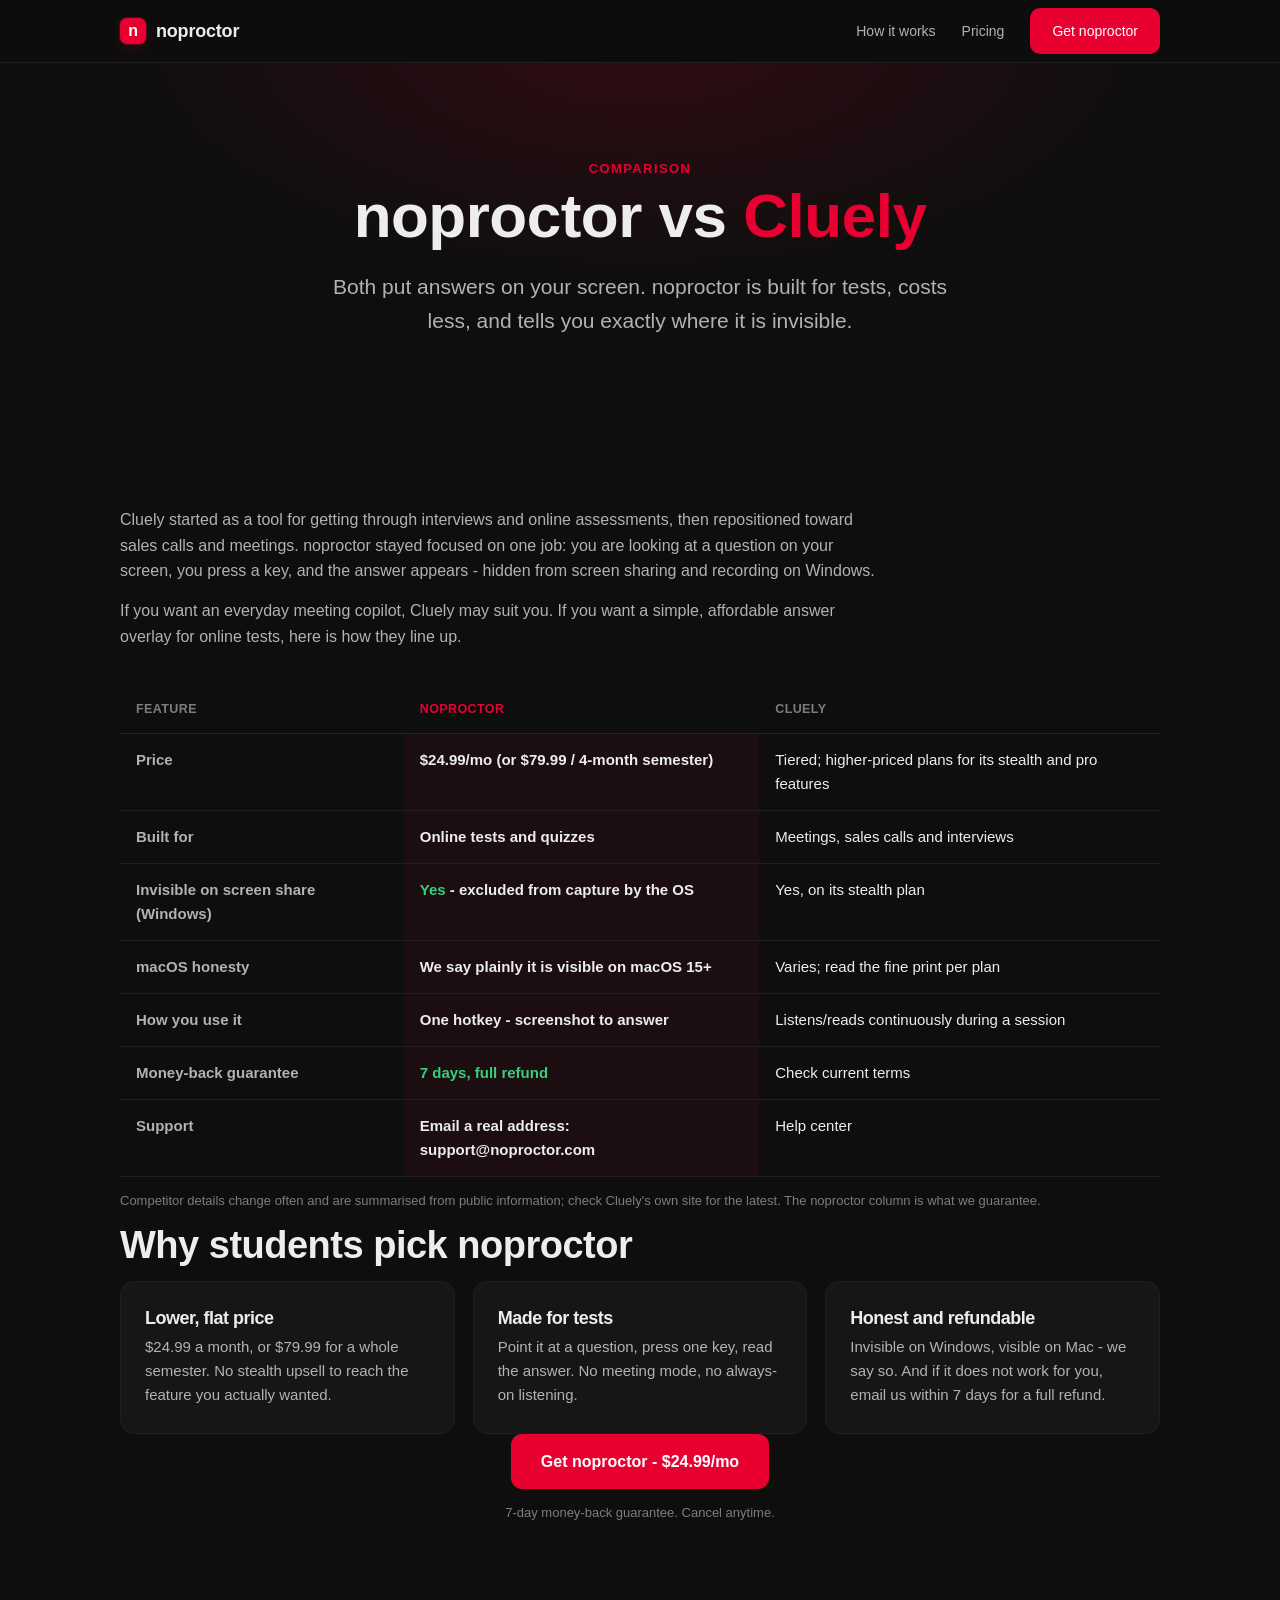
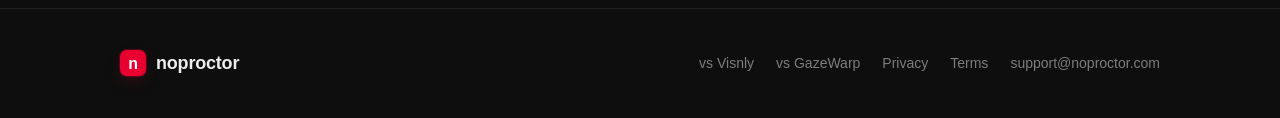
<file: vs/cluely/index.html>
<!doctype html>
<html lang="en">
<head>
  <meta charset="utf-8">
  <meta name="viewport" content="width=device-width, initial-scale=1">
  <title>noproctor vs Cluely - a cheaper, test-focused answer overlay</title>
  <meta name="description" content="How noproctor compares to Cluely for online tests: flat $24.99/mo, invisible on Windows screen shares, and a real 7-day money-back guarantee.">
  <link rel="canonical" href="https://noproctor.com/vs/cluely/">
  <meta property="og:title" content="noproctor vs Cluely">
  <meta property="og:description" content="A cheaper, test-focused invisible answer overlay with a real 7-day guarantee.">
  <meta property="og:url" content="https://noproctor.com/vs/cluely/">
  <meta name="theme-color" content="#0e0e0e">
  <link rel="icon" href="/assets/favicon.svg" type="image/svg+xml">
  <meta http-equiv="Content-Security-Policy" content="default-src 'none'; style-src 'self'; font-src 'self'; img-src 'self' data:; base-uri 'none'">
  <link rel="stylesheet" href="/assets/noproctor.css">
</head>
<body>
  <nav class="nav"><div class="wrap nav-inner">
    <a class="logo" href="/"><span class="mark">n</span> noproctor</a>
    <div class="nav-links">
      <a href="/#how" class="hide-sm">How it works</a>
      <a href="/#pricing" class="hide-sm">Pricing</a>
      <a href="/#pricing" class="btn">Get noproctor</a>
    </div>
  </div></nav>

  <header class="hero" style="padding-bottom:40px">
    <div class="wrap hero-inner">
      <span class="eyebrow">Comparison</span>
      <h1>noproctor vs <span class="hl">Cluely</span></h1>
      <p class="sub">Both put answers on your screen. noproctor is built for tests, costs less, and tells you exactly where it is invisible.</p>
    </div>
  </header>

  <section style="padding-top:10px">
    <div class="wrap">
      <div class="vs-intro">
        <p>Cluely started as a tool for getting through interviews and online assessments, then repositioned toward sales calls and meetings. noproctor stayed focused on one job: you are looking at a question on your screen, you press a key, and the answer appears - hidden from screen sharing and recording on Windows.</p>
        <p>If you want an everyday meeting copilot, Cluely may suit you. If you want a simple, affordable answer overlay for online tests, here is how they line up.</p>
      </div>

      <div class="cmp-wrap">
        <table class="cmp">
          <thead>
            <tr><th>Feature</th><th class="us">noproctor</th><th>Cluely</th></tr>
          </thead>
          <tbody>
            <tr><td class="feat">Price</td><td class="us">$24.99/mo (or $79.99 / 4-month semester)</td><td>Tiered; higher-priced plans for its stealth and pro features</td></tr>
            <tr><td class="feat">Built for</td><td class="us">Online tests and quizzes</td><td>Meetings, sales calls and interviews</td></tr>
            <tr><td class="feat">Invisible on screen share (Windows)</td><td class="us"><span class="yes">Yes</span> - excluded from capture by the OS</td><td>Yes, on its stealth plan</td></tr>
            <tr><td class="feat">macOS honesty</td><td class="us">We say plainly it is <strong>visible</strong> on macOS 15+</td><td>Varies; read the fine print per plan</td></tr>
            <tr><td class="feat">How you use it</td><td class="us">One hotkey - screenshot to answer</td><td>Listens/reads continuously during a session</td></tr>
            <tr><td class="feat">Money-back guarantee</td><td class="us"><span class="yes">7 days, full refund</span></td><td>Check current terms</td></tr>
            <tr><td class="feat">Support</td><td class="us">Email a real address: support@noproctor.com</td><td>Help center</td></tr>
          </tbody>
        </table>
      </div>
      <p class="note-small">Competitor details change often and are summarised from public information; check Cluely's own site for the latest. The noproctor column is what we guarantee.</p>

      <div style="margin-top:40px">
        <h2 class="section-title" style="font-size:26px">Why students pick noproctor</h2>
        <div class="grid cols-3" style="margin-top:22px;text-align:left">
          <div class="card"><h3>Lower, flat price</h3><p>$24.99 a month, or $79.99 for a whole semester. No stealth upsell to reach the feature you actually wanted.</p></div>
          <div class="card"><h3>Made for tests</h3><p>Point it at a question, press one key, read the answer. No meeting mode, no always-on listening.</p></div>
          <div class="card"><h3>Honest and refundable</h3><p>Invisible on Windows, visible on Mac - we say so. And if it does not work for you, email us within 7 days for a full refund.</p></div>
        </div>
      </div>

      <div class="center" style="margin-top:48px">
        <a href="/#pricing" class="btn lg">Get noproctor - $24.99/mo</a>
        <p class="note-small">7-day money-back guarantee. Cancel anytime.</p>
      </div>
    </div>
  </section>

  <footer><div class="wrap foot-inner">
    <div><a class="logo" href="/" style="font-size:16px"><span class="mark" style="width:22px;height:22px;font-size:14px">n</span> noproctor</a></div>
    <div class="foot-links"><a href="/vs/visnly/">vs Visnly</a><a href="/vs/gazewarp/">vs GazeWarp</a><a href="/privacy/">Privacy</a><a href="/terms/">Terms</a><a href="mailto:support@noproctor.com">support@noproctor.com</a></div>
  </div></footer>
</body>
</html>
</file>
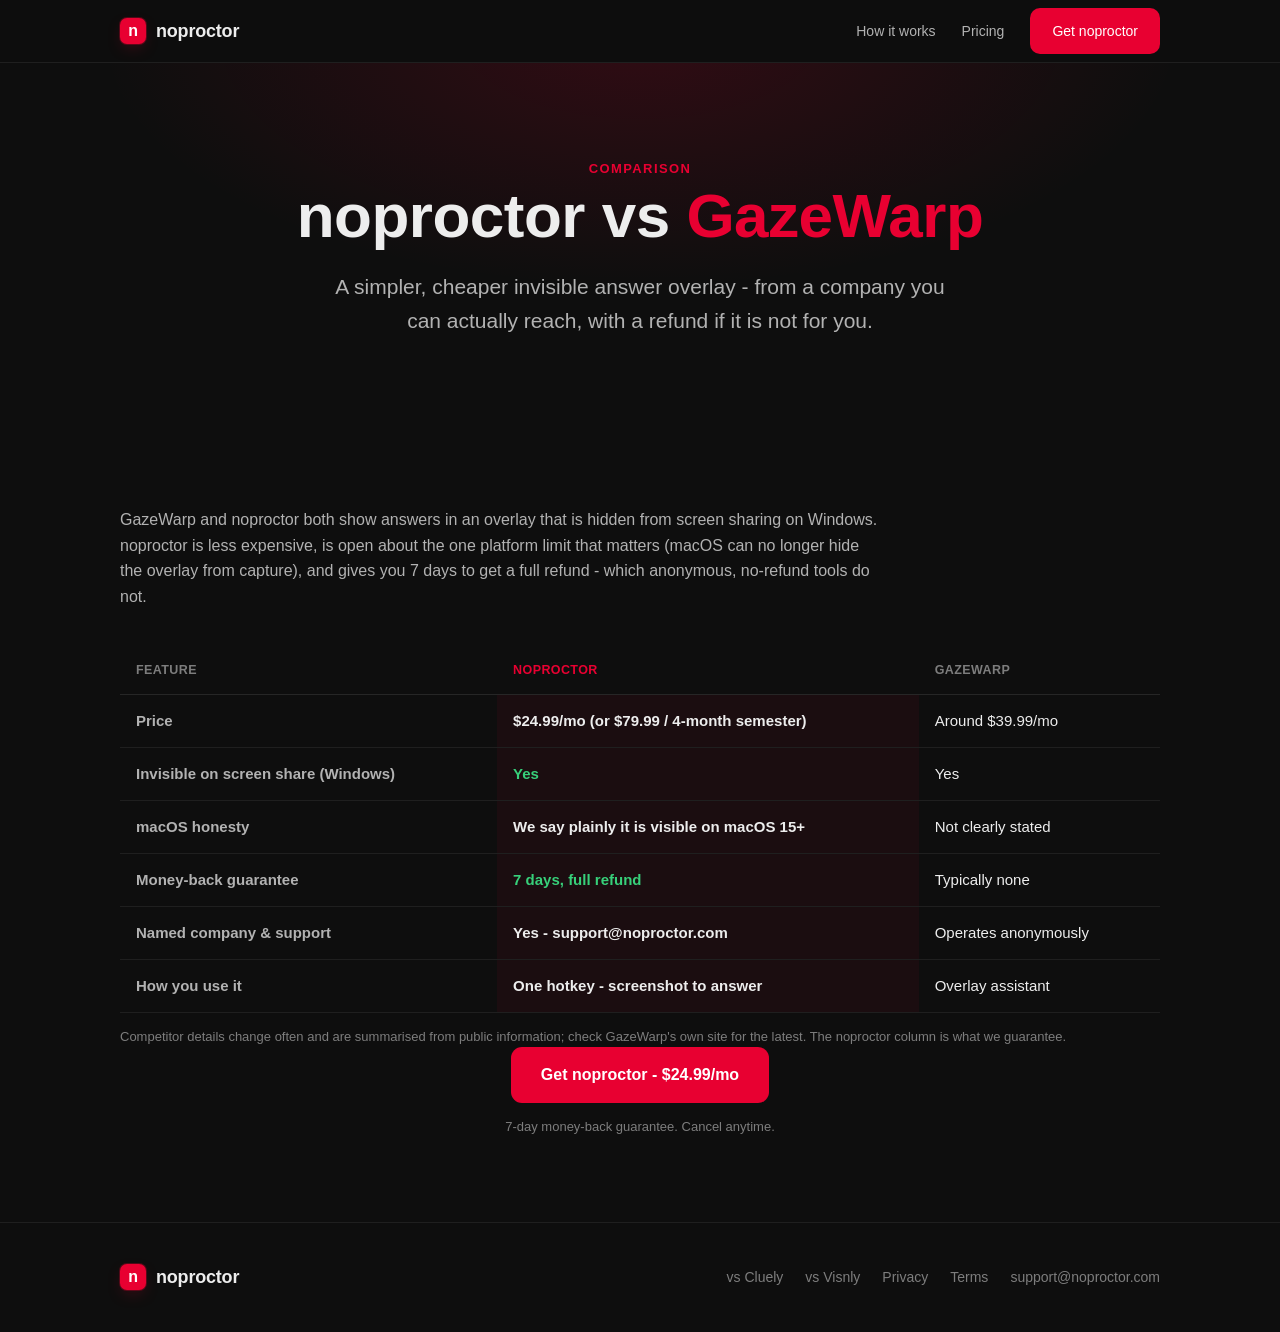
<file: vs/gazewarp/index.html>
<!doctype html>
<html lang="en">
<head>
  <meta charset="utf-8">
  <meta name="viewport" content="width=device-width, initial-scale=1">
  <title>noproctor vs GazeWarp - lower price, real support, real refund</title>
  <meta name="description" content="noproctor compared to GazeWarp: $24.99/mo, invisible on Windows screen shares, a named company with email support and a 7-day money-back guarantee.">
  <link rel="canonical" href="https://noproctor.com/vs/gazewarp/">
  <meta property="og:title" content="noproctor vs GazeWarp">
  <meta property="og:description" content="A cheaper invisible answer overlay from a named company, with a real 7-day refund.">
  <meta property="og:url" content="https://noproctor.com/vs/gazewarp/">
  <meta name="theme-color" content="#0e0e0e">
  <link rel="icon" href="/assets/favicon.svg" type="image/svg+xml">
  <meta http-equiv="Content-Security-Policy" content="default-src 'none'; style-src 'self'; font-src 'self'; img-src 'self' data:; base-uri 'none'">
  <link rel="stylesheet" href="/assets/noproctor.css">
</head>
<body>
  <nav class="nav"><div class="wrap nav-inner">
    <a class="logo" href="/"><span class="mark">n</span> noproctor</a>
    <div class="nav-links">
      <a href="/#how" class="hide-sm">How it works</a>
      <a href="/#pricing" class="hide-sm">Pricing</a>
      <a href="/#pricing" class="btn">Get noproctor</a>
    </div>
  </div></nav>

  <header class="hero" style="padding-bottom:40px">
    <div class="wrap hero-inner">
      <span class="eyebrow">Comparison</span>
      <h1>noproctor vs <span class="hl">GazeWarp</span></h1>
      <p class="sub">A simpler, cheaper invisible answer overlay - from a company you can actually reach, with a refund if it is not for you.</p>
    </div>
  </header>

  <section style="padding-top:10px">
    <div class="wrap">
      <div class="vs-intro">
        <p>GazeWarp and noproctor both show answers in an overlay that is hidden from screen sharing on Windows. noproctor is less expensive, is open about the one platform limit that matters (macOS can no longer hide the overlay from capture), and gives you 7 days to get a full refund - which anonymous, no-refund tools do not.</p>
      </div>

      <div class="cmp-wrap">
        <table class="cmp">
          <thead>
            <tr><th>Feature</th><th class="us">noproctor</th><th>GazeWarp</th></tr>
          </thead>
          <tbody>
            <tr><td class="feat">Price</td><td class="us">$24.99/mo (or $79.99 / 4-month semester)</td><td>Around $39.99/mo</td></tr>
            <tr><td class="feat">Invisible on screen share (Windows)</td><td class="us"><span class="yes">Yes</span></td><td>Yes</td></tr>
            <tr><td class="feat">macOS honesty</td><td class="us">We say plainly it is <strong>visible</strong> on macOS 15+</td><td>Not clearly stated</td></tr>
            <tr><td class="feat">Money-back guarantee</td><td class="us"><span class="yes">7 days, full refund</span></td><td class="no">Typically none</td></tr>
            <tr><td class="feat">Named company &amp; support</td><td class="us">Yes - support@noproctor.com</td><td class="no">Operates anonymously</td></tr>
            <tr><td class="feat">How you use it</td><td class="us">One hotkey - screenshot to answer</td><td>Overlay assistant</td></tr>
          </tbody>
        </table>
      </div>
      <p class="note-small">Competitor details change often and are summarised from public information; check GazeWarp's own site for the latest. The noproctor column is what we guarantee.</p>

      <div class="center" style="margin-top:48px">
        <a href="/#pricing" class="btn lg">Get noproctor - $24.99/mo</a>
        <p class="note-small">7-day money-back guarantee. Cancel anytime.</p>
      </div>
    </div>
  </section>

  <footer><div class="wrap foot-inner">
    <div><a class="logo" href="/" style="font-size:16px"><span class="mark" style="width:22px;height:22px;font-size:14px">n</span> noproctor</a></div>
    <div class="foot-links"><a href="/vs/cluely/">vs Cluely</a><a href="/vs/visnly/">vs Visnly</a><a href="/privacy/">Privacy</a><a href="/terms/">Terms</a><a href="mailto:support@noproctor.com">support@noproctor.com</a></div>
  </div></footer>
</body>
</html>
</file>
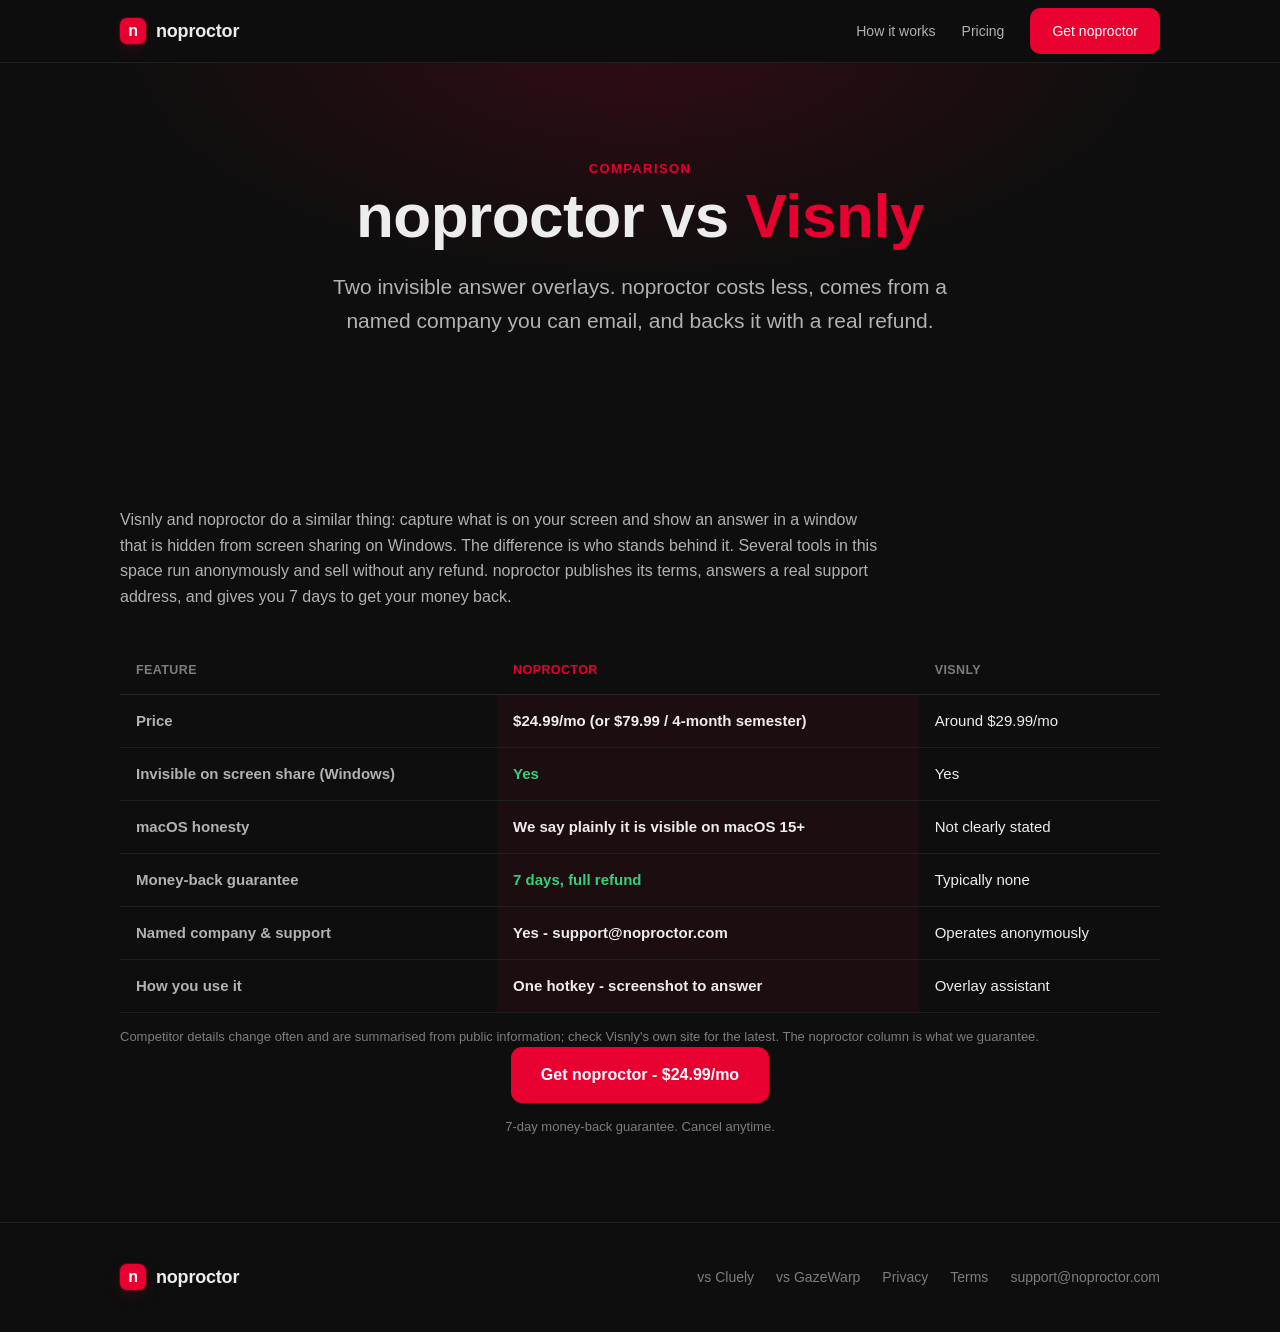
<file: vs/visnly/index.html>
<!doctype html>
<html lang="en">
<head>
  <meta charset="utf-8">
  <meta name="viewport" content="width=device-width, initial-scale=1">
  <title>noproctor vs Visnly - cheaper, with a real refund</title>
  <meta name="description" content="noproctor compared to Visnly: $24.99/mo, invisible on Windows screen shares, a named company with email support and a 7-day money-back guarantee.">
  <link rel="canonical" href="https://noproctor.com/vs/visnly/">
  <meta property="og:title" content="noproctor vs Visnly">
  <meta property="og:description" content="A cheaper invisible answer overlay from a named company, with a real 7-day refund.">
  <meta property="og:url" content="https://noproctor.com/vs/visnly/">
  <meta name="theme-color" content="#0e0e0e">
  <link rel="icon" href="/assets/favicon.svg" type="image/svg+xml">
  <meta http-equiv="Content-Security-Policy" content="default-src 'none'; style-src 'self'; font-src 'self'; img-src 'self' data:; base-uri 'none'">
  <link rel="stylesheet" href="/assets/noproctor.css">
</head>
<body>
  <nav class="nav"><div class="wrap nav-inner">
    <a class="logo" href="/"><span class="mark">n</span> noproctor</a>
    <div class="nav-links">
      <a href="/#how" class="hide-sm">How it works</a>
      <a href="/#pricing" class="hide-sm">Pricing</a>
      <a href="/#pricing" class="btn">Get noproctor</a>
    </div>
  </div></nav>

  <header class="hero" style="padding-bottom:40px">
    <div class="wrap hero-inner">
      <span class="eyebrow">Comparison</span>
      <h1>noproctor vs <span class="hl">Visnly</span></h1>
      <p class="sub">Two invisible answer overlays. noproctor costs less, comes from a named company you can email, and backs it with a real refund.</p>
    </div>
  </header>

  <section style="padding-top:10px">
    <div class="wrap">
      <div class="vs-intro">
        <p>Visnly and noproctor do a similar thing: capture what is on your screen and show an answer in a window that is hidden from screen sharing on Windows. The difference is who stands behind it. Several tools in this space run anonymously and sell without any refund. noproctor publishes its terms, answers a real support address, and gives you 7 days to get your money back.</p>
      </div>

      <div class="cmp-wrap">
        <table class="cmp">
          <thead>
            <tr><th>Feature</th><th class="us">noproctor</th><th>Visnly</th></tr>
          </thead>
          <tbody>
            <tr><td class="feat">Price</td><td class="us">$24.99/mo (or $79.99 / 4-month semester)</td><td>Around $29.99/mo</td></tr>
            <tr><td class="feat">Invisible on screen share (Windows)</td><td class="us"><span class="yes">Yes</span></td><td>Yes</td></tr>
            <tr><td class="feat">macOS honesty</td><td class="us">We say plainly it is <strong>visible</strong> on macOS 15+</td><td>Not clearly stated</td></tr>
            <tr><td class="feat">Money-back guarantee</td><td class="us"><span class="yes">7 days, full refund</span></td><td class="no">Typically none</td></tr>
            <tr><td class="feat">Named company &amp; support</td><td class="us">Yes - support@noproctor.com</td><td class="no">Operates anonymously</td></tr>
            <tr><td class="feat">How you use it</td><td class="us">One hotkey - screenshot to answer</td><td>Overlay assistant</td></tr>
          </tbody>
        </table>
      </div>
      <p class="note-small">Competitor details change often and are summarised from public information; check Visnly's own site for the latest. The noproctor column is what we guarantee.</p>

      <div class="center" style="margin-top:48px">
        <a href="/#pricing" class="btn lg">Get noproctor - $24.99/mo</a>
        <p class="note-small">7-day money-back guarantee. Cancel anytime.</p>
      </div>
    </div>
  </section>

  <footer><div class="wrap foot-inner">
    <div><a class="logo" href="/" style="font-size:16px"><span class="mark" style="width:22px;height:22px;font-size:14px">n</span> noproctor</a></div>
    <div class="foot-links"><a href="/vs/cluely/">vs Cluely</a><a href="/vs/gazewarp/">vs GazeWarp</a><a href="/privacy/">Privacy</a><a href="/terms/">Terms</a><a href="mailto:support@noproctor.com">support@noproctor.com</a></div>
  </div></footer>
</body>
</html>
</file>
<file: assets/noproctor.css>
/* noproctor - shared styles. Dark + crimson, one system across every page. */
:root {
  --bg: #0e0e0e;
  --bg-soft: #141414;
  --bg-card: #161616;
  --line: #262626;
  --line-soft: #1f1f1f;
  --ink: #ededed;
  --ink-dim: #b2b2b2;
  --ink-faint: #7d7d7d;
  --accent: #e80031;
  --accent-dim: #c00028;
  --ok: #37d07a;
  --radius: 14px;
  --maxw: 1080px;
  --font: -apple-system, BlinkMacSystemFont, "Segoe UI", Roboto, Helvetica, Arial, sans-serif;
  --mono: ui-monospace, "SF Mono", Menlo, Consolas, monospace;
  color-scheme: dark;
}

* { margin: 0; padding: 0; box-sizing: border-box; }
html { scroll-behavior: smooth; }
body {
  font-family: var(--font);
  color: var(--ink);
  background: var(--bg);
  line-height: 1.6;
  -webkit-font-smoothing: antialiased;
  text-rendering: optimizeLegibility;
}
a { color: var(--accent); text-decoration: none; }
a:hover { color: var(--accent-dim); }
img { max-width: 100%; display: block; }
[hidden] { display: none !important; }

.wrap { width: 100%; max-width: var(--maxw); margin: 0 auto; padding: 0 20px; }

/* ---- nav ---- */
.nav {
  position: sticky; top: 0; z-index: 30;
  background: rgba(14, 14, 14, 0.82);
  backdrop-filter: saturate(140%) blur(10px);
  border-bottom: 1px solid var(--line-soft);
}
.nav-inner { display: flex; align-items: center; justify-content: space-between; height: 62px; }
.logo { display: flex; align-items: center; gap: 10px; font-weight: 700; font-size: 18px; color: var(--ink); letter-spacing: -0.2px; }
.logo:hover { color: var(--ink); }
.logo .mark {
  width: 26px; height: 26px; border-radius: 7px;
  background: var(--accent);
  display: grid; place-items: center;
  color: #fff; font-weight: 800; font-size: 16px;
  box-shadow: 0 0 0 1px rgba(232, 0, 49, 0.3), 0 6px 18px -8px rgba(232, 0, 49, 0.8);
}
.nav-links { display: flex; align-items: center; gap: 26px; }
.nav-links a { color: var(--ink-dim); font-size: 14px; font-weight: 500; }
.nav-links a:hover { color: var(--ink); }
.nav-links .btn { color: #fff; }
@media (max-width: 640px) {
  .nav-links a.hide-sm { display: none; }
  .nav-links { gap: 16px; }
}

/* ---- buttons ---- */
.btn {
  display: inline-flex; align-items: center; justify-content: center; gap: 8px;
  padding: 12px 22px; border-radius: 10px; border: 0;
  font-family: inherit; font-size: 15px; font-weight: 600;
  color: #fff; background: var(--accent); cursor: pointer;
  transition: background 0.15s ease, transform 0.05s ease;
  text-decoration: none;
}
.btn:hover { background: var(--accent-dim); color: #fff; }
.btn:active { transform: translateY(1px); }
.btn[disabled] { opacity: 0.6; cursor: default; }
.btn.ghost { background: transparent; color: var(--ink); border: 1px solid var(--line); }
.btn.ghost:hover { background: var(--bg-soft); border-color: #333; }
.btn.lg { padding: 15px 30px; font-size: 16px; border-radius: 11px; }
.btn.block { width: 100%; }

/* ---- sections ---- */
section { padding: 84px 0; }
.eyebrow { color: var(--accent); font-size: 13px; font-weight: 700; letter-spacing: 1.4px; text-transform: uppercase; }
h1, h2, h3 { letter-spacing: -0.5px; line-height: 1.12; }
h2.section-title { font-size: clamp(26px, 4vw, 38px); margin: 12px 0 14px; }
.section-lead { color: var(--ink-dim); font-size: 17px; max-width: 620px; }
.center { text-align: center; }
.center .section-lead { margin-left: auto; margin-right: auto; }

/* ---- hero ---- */
.hero { padding: 92px 0 72px; position: relative; overflow: hidden; }
.hero::before {
  content: ""; position: absolute; inset: 0;
  background: radial-gradient(900px 420px at 50% -8%, rgba(232, 0, 49, 0.16), transparent 60%);
  pointer-events: none;
}
.hero-inner { position: relative; text-align: center; }
.hero h1 { font-size: clamp(34px, 6vw, 62px); font-weight: 800; }
.hero h1 .hl { color: var(--accent); }
.hero p.sub { color: var(--ink-dim); font-size: clamp(17px, 2.4vw, 21px); max-width: 640px; margin: 20px auto 0; }
.hero-cta { display: flex; gap: 14px; justify-content: center; flex-wrap: wrap; margin-top: 34px; }
.hero-note { margin-top: 18px; color: var(--ink-faint); font-size: 13.5px; }
.hero-note strong { color: var(--ink-dim); font-weight: 600; }

/* a simple product mock */
.mock {
  margin: 54px auto 0; max-width: 760px; position: relative;
  border: 1px solid var(--line); border-radius: 16px; overflow: hidden;
  background: linear-gradient(180deg, #121212, #0d0d0d);
  box-shadow: 0 40px 90px -40px rgba(0,0,0,0.9);
}
.mock-bar { display: flex; align-items: center; gap: 7px; padding: 12px 14px; border-bottom: 1px solid var(--line-soft); }
.mock-bar i { width: 11px; height: 11px; border-radius: 50%; background: #2c2c2c; display: inline-block; }
.mock-body { padding: 26px; display: grid; grid-template-columns: 1fr; gap: 14px; min-height: 230px; position: relative; }
.mock-q { color: var(--ink-faint); font-size: 14px; }
.mock-overlay {
  position: absolute; right: 22px; bottom: 22px; width: 300px; max-width: 72%;
  background: rgba(16,16,16,0.96); border: 1px solid #2d2d2d; border-radius: 12px;
  box-shadow: 0 22px 50px -24px rgba(0,0,0,0.9); padding: 14px 16px; text-align: left;
}
.mock-overlay .tag { color: var(--accent); font-size: 11px; font-weight: 700; letter-spacing: 1px; text-transform: uppercase; }
.mock-overlay .ans { color: var(--ink); font-size: 15px; margin-top: 6px; font-weight: 600; }
.mock-overlay .meta { color: var(--ink-faint); font-size: 12px; margin-top: 8px; }

/* ---- feature grid ---- */
.grid { display: grid; gap: 18px; }
.grid.cols-3 { grid-template-columns: repeat(3, 1fr); }
.grid.cols-2 { grid-template-columns: repeat(2, 1fr); }
@media (max-width: 860px) { .grid.cols-3 { grid-template-columns: 1fr; } .grid.cols-2 { grid-template-columns: 1fr; } }
.card {
  background: var(--bg-card); border: 1px solid var(--line-soft);
  border-radius: var(--radius); padding: 26px 24px;
}
.card .ic { width: 40px; height: 40px; border-radius: 10px; background: rgba(232,0,49,0.12); color: var(--accent); display: grid; place-items: center; font-size: 20px; margin-bottom: 14px; }
.card h3 { font-size: 18px; margin-bottom: 7px; }
.card p { color: var(--ink-dim); font-size: 15px; }
.step-n { color: var(--accent); font-weight: 800; font-size: 14px; letter-spacing: 1px; }

/* ---- platform honesty band ---- */
.band { background: var(--bg-soft); border-top: 1px solid var(--line-soft); border-bottom: 1px solid var(--line-soft); }
.plat { display: grid; grid-template-columns: 1fr 1fr; gap: 18px; }
@media (max-width: 760px) { .plat { grid-template-columns: 1fr; } }
.plat .card { background: #121212; }
.pill { display: inline-block; font-size: 12px; font-weight: 700; padding: 3px 10px; border-radius: 999px; }
.pill.win { background: rgba(55,208,122,0.14); color: var(--ok); }
.pill.mac { background: rgba(232,0,49,0.12); color: var(--accent); }

/* ---- pricing ---- */
.plans { display: grid; grid-template-columns: repeat(2, 1fr); gap: 18px; max-width: 720px; margin: 10px auto 0; }
@media (max-width: 680px) { .plans { grid-template-columns: 1fr; } }
.plan {
  background: var(--bg-card); border: 1px solid var(--line); border-radius: 16px;
  padding: 28px 26px; position: relative; display: flex; flex-direction: column;
}
.plan.featured { border-color: var(--accent); box-shadow: 0 0 0 1px rgba(232,0,49,0.35), 0 30px 70px -40px rgba(232,0,49,0.5); }
.plan .ribbon { position: absolute; top: -11px; left: 26px; background: var(--accent); color: #fff; font-size: 11px; font-weight: 700; letter-spacing: 0.6px; padding: 4px 10px; border-radius: 999px; }
.plan .pname { font-size: 15px; color: var(--ink-dim); font-weight: 600; }
.plan .price { font-size: 40px; font-weight: 800; margin: 8px 0 2px; letter-spacing: -1px; }
.plan .price span { font-size: 16px; color: var(--ink-faint); font-weight: 600; }
.plan .sub { color: var(--ink-faint); font-size: 13.5px; min-height: 20px; }
.plan ul { list-style: none; margin: 18px 0 22px; display: grid; gap: 10px; }
.plan li { color: var(--ink-dim); font-size: 14.5px; padding-left: 26px; position: relative; }
.plan li::before { content: "✓"; position: absolute; left: 0; color: var(--accent); font-weight: 800; }
.plan .btn { margin-top: auto; }
.buy-error { display: none; color: #ff6a6a; font-size: 14px; text-align: center; margin-top: 16px; }
.guarantee { text-align: center; margin-top: 26px; color: var(--ink-dim); font-size: 14.5px; }
.guarantee strong { color: var(--ink); }

/* ---- faq ---- */
.faq { max-width: 760px; margin: 0 auto; }
.faq details { border-bottom: 1px solid var(--line-soft); padding: 18px 0; }
.faq summary { cursor: pointer; font-weight: 600; font-size: 16.5px; list-style: none; display: flex; justify-content: space-between; gap: 16px; }
.faq summary::-webkit-details-marker { display: none; }
.faq summary::after { content: "+"; color: var(--accent); font-weight: 700; font-size: 20px; }
.faq details[open] summary::after { content: "−"; }
.faq p { color: var(--ink-dim); font-size: 15px; margin-top: 12px; }

/* ---- cta strip ---- */
.cta-strip { text-align: center; background: radial-gradient(700px 320px at 50% 120%, rgba(232,0,49,0.16), transparent 60%); }

/* ---- footer ---- */
footer { border-top: 1px solid var(--line-soft); padding: 40px 0; color: var(--ink-faint); font-size: 14px; }
.foot-inner { display: flex; justify-content: space-between; align-items: center; gap: 18px; flex-wrap: wrap; }
.foot-links { display: flex; gap: 22px; flex-wrap: wrap; }
.foot-links a { color: var(--ink-faint); }
.foot-links a:hover { color: var(--ink-dim); }

/* ---- comparison table (/vs/ pages) ---- */
.cmp-wrap { overflow-x: auto; margin: 36px 0 8px; }
table.cmp { width: 100%; border-collapse: collapse; min-width: 520px; }
table.cmp th, table.cmp td { padding: 14px 16px; text-align: left; border-bottom: 1px solid var(--line-soft); font-size: 15px; vertical-align: top; }
table.cmp thead th { color: var(--ink-faint); font-size: 12.5px; letter-spacing: 0.4px; text-transform: uppercase; font-weight: 700; border-bottom: 1px solid var(--line); }
table.cmp thead th.us { color: var(--accent); }
table.cmp td.feat { color: var(--ink-dim); font-weight: 600; }
table.cmp td.us { color: var(--ink); background: rgba(232,0,49,0.06); font-weight: 600; }
table.cmp td .yes { color: var(--ok); font-weight: 700; }
table.cmp td .no { color: var(--ink-faint); }
.vs-intro { max-width: 760px; }
.vs-intro p { color: var(--ink-dim); font-size: 16px; margin: 14px 0; }
.note-small { color: var(--ink-faint); font-size: 13px; margin-top: 14px; }

/* ---- small centered pages (activate / legal) ---- */
.doc { max-width: 760px; margin: 0 auto; padding: 70px 0; }
.doc h1 { font-size: 32px; margin-bottom: 8px; }
.doc .updated { color: var(--ink-faint); font-size: 13px; margin-bottom: 28px; }
.doc h2 { font-size: 20px; margin: 30px 0 10px; }
.doc p, .doc li { color: var(--ink-dim); font-size: 15.5px; margin: 10px 0; }
.doc ul { padding-left: 22px; }
.doc a { text-decoration: underline; }
</file>
